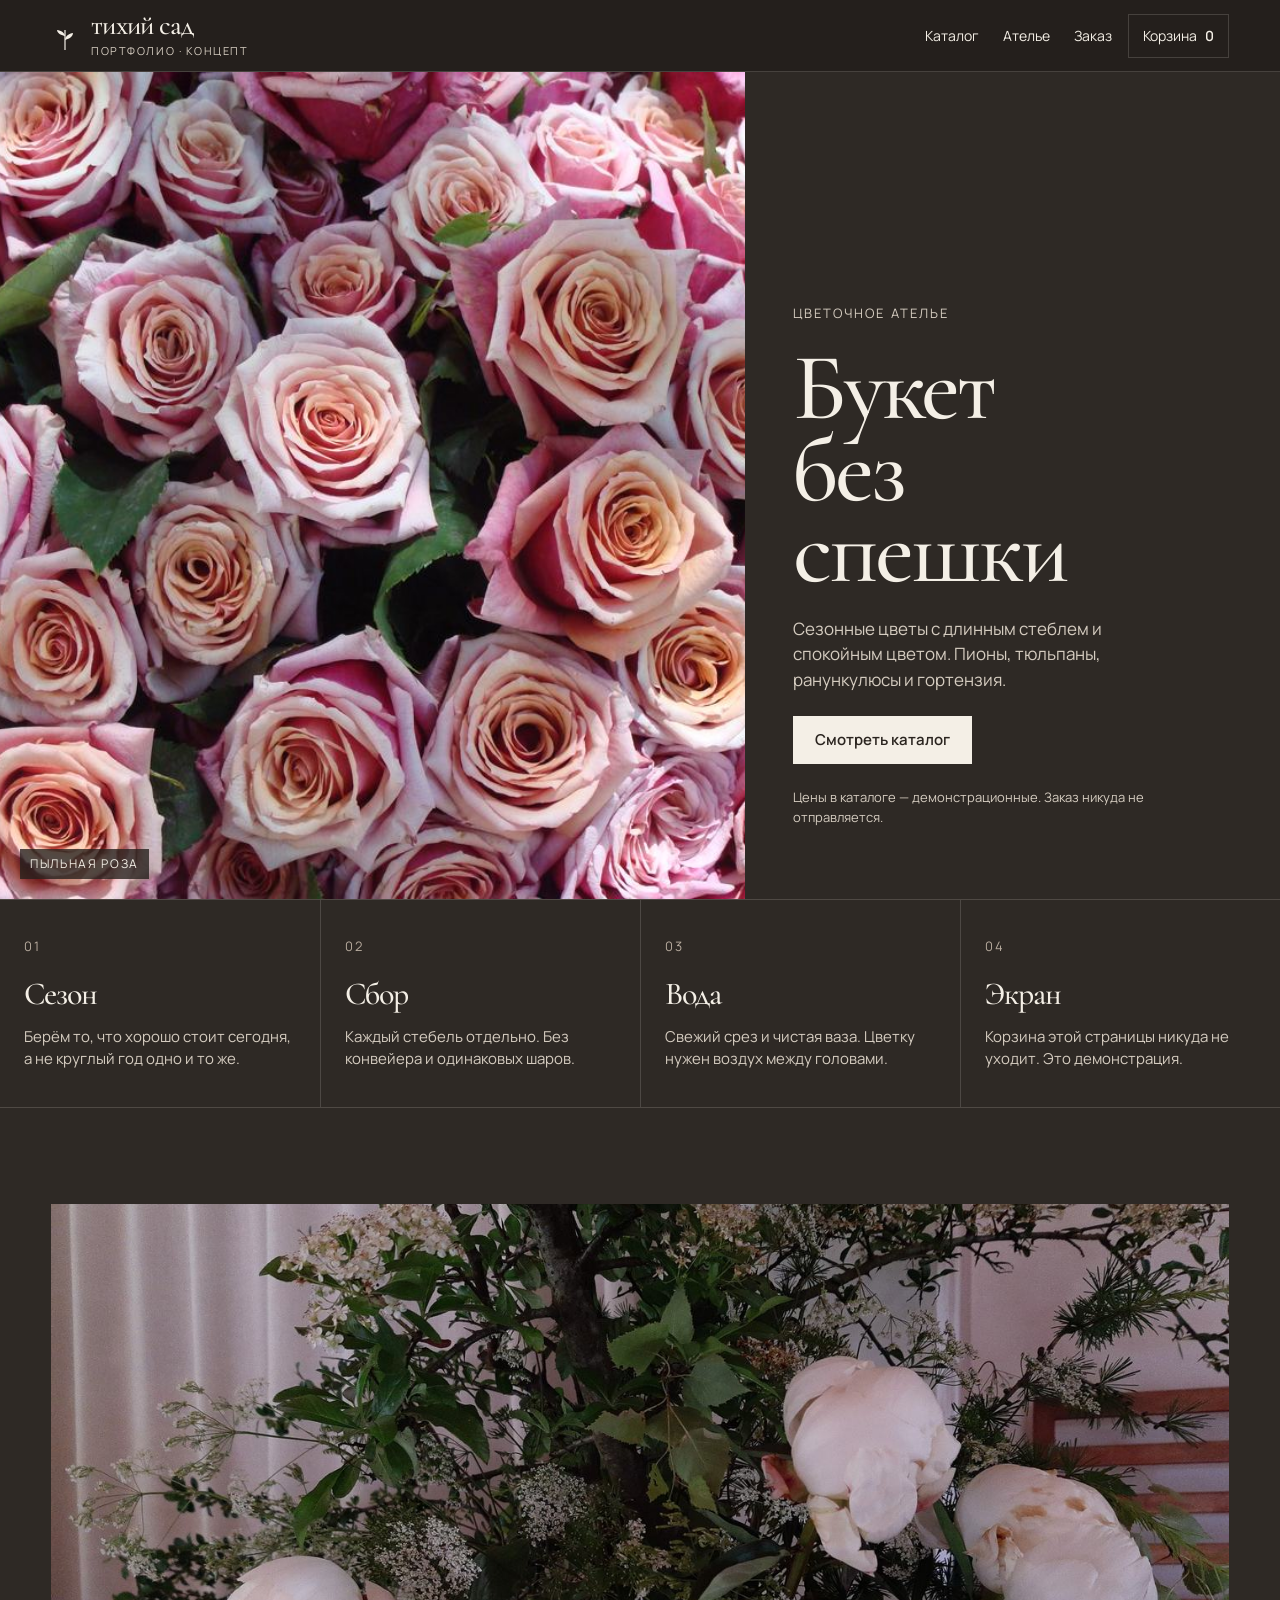
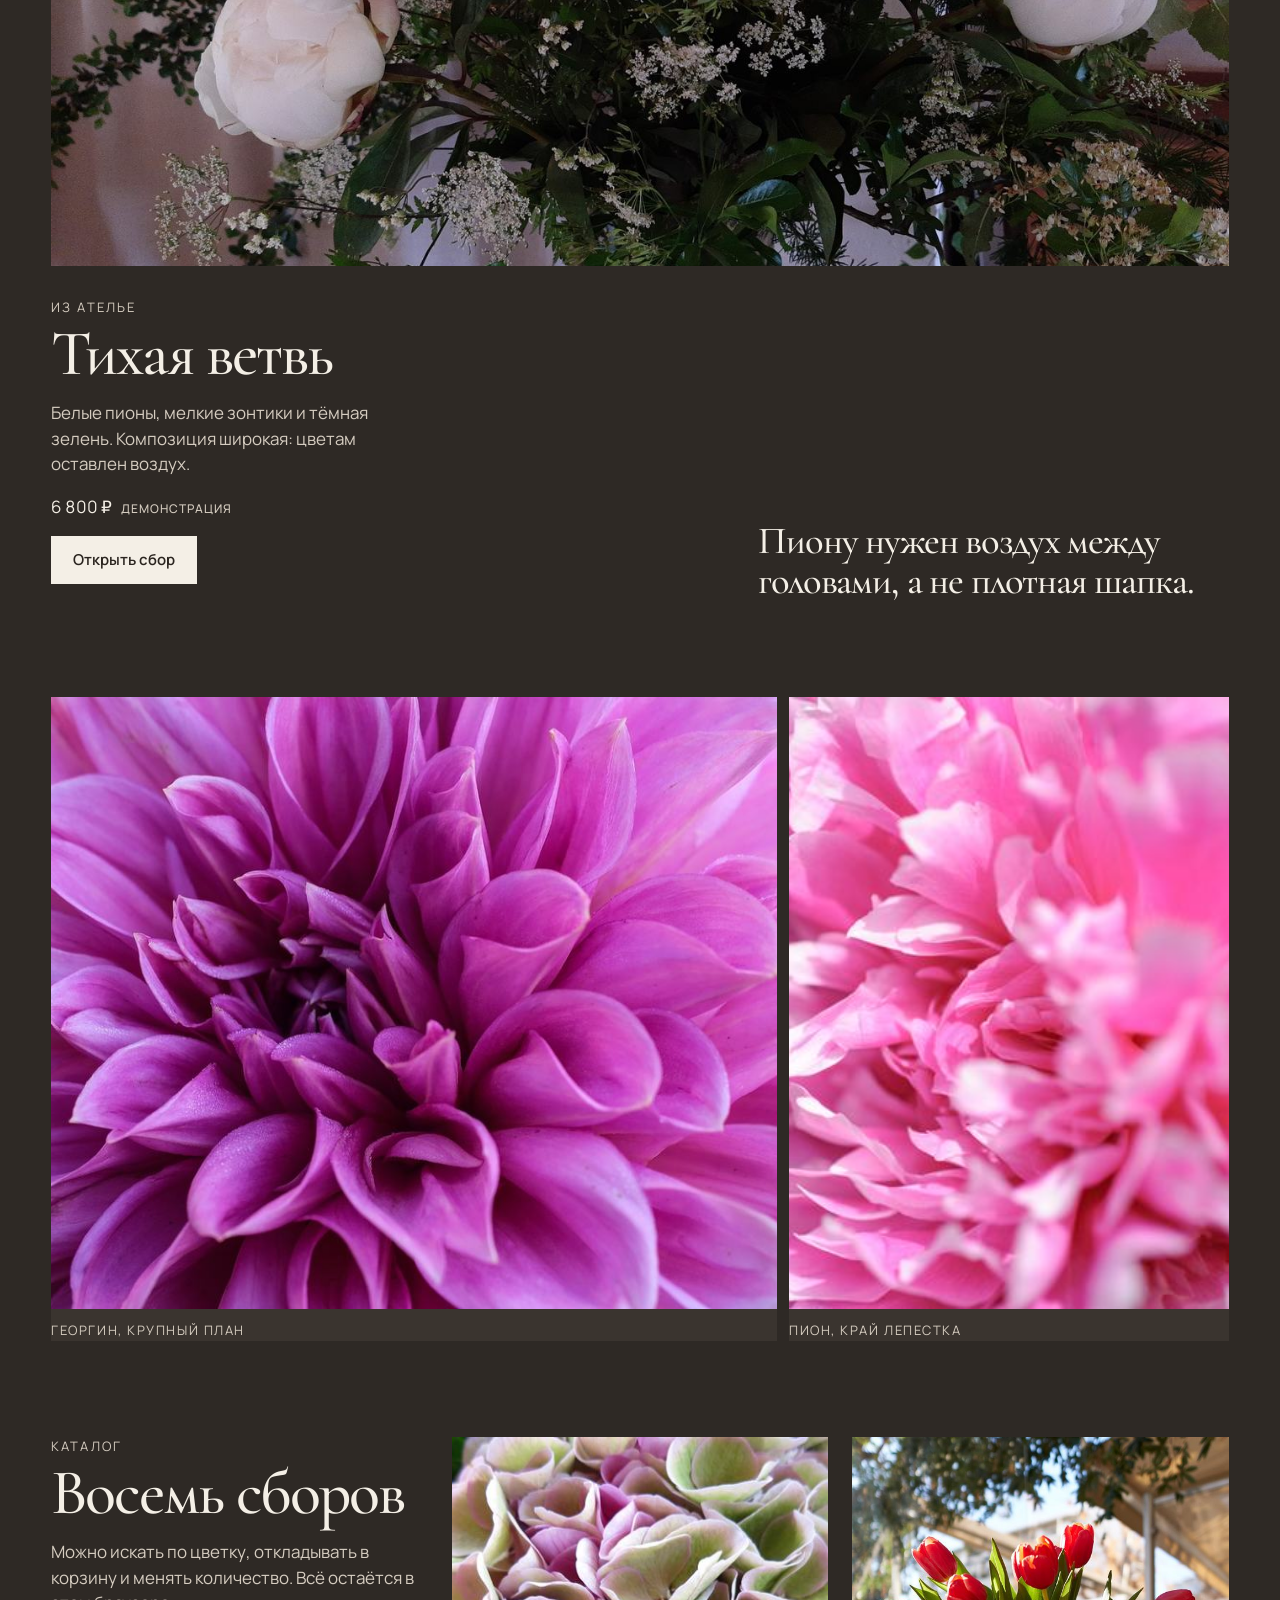
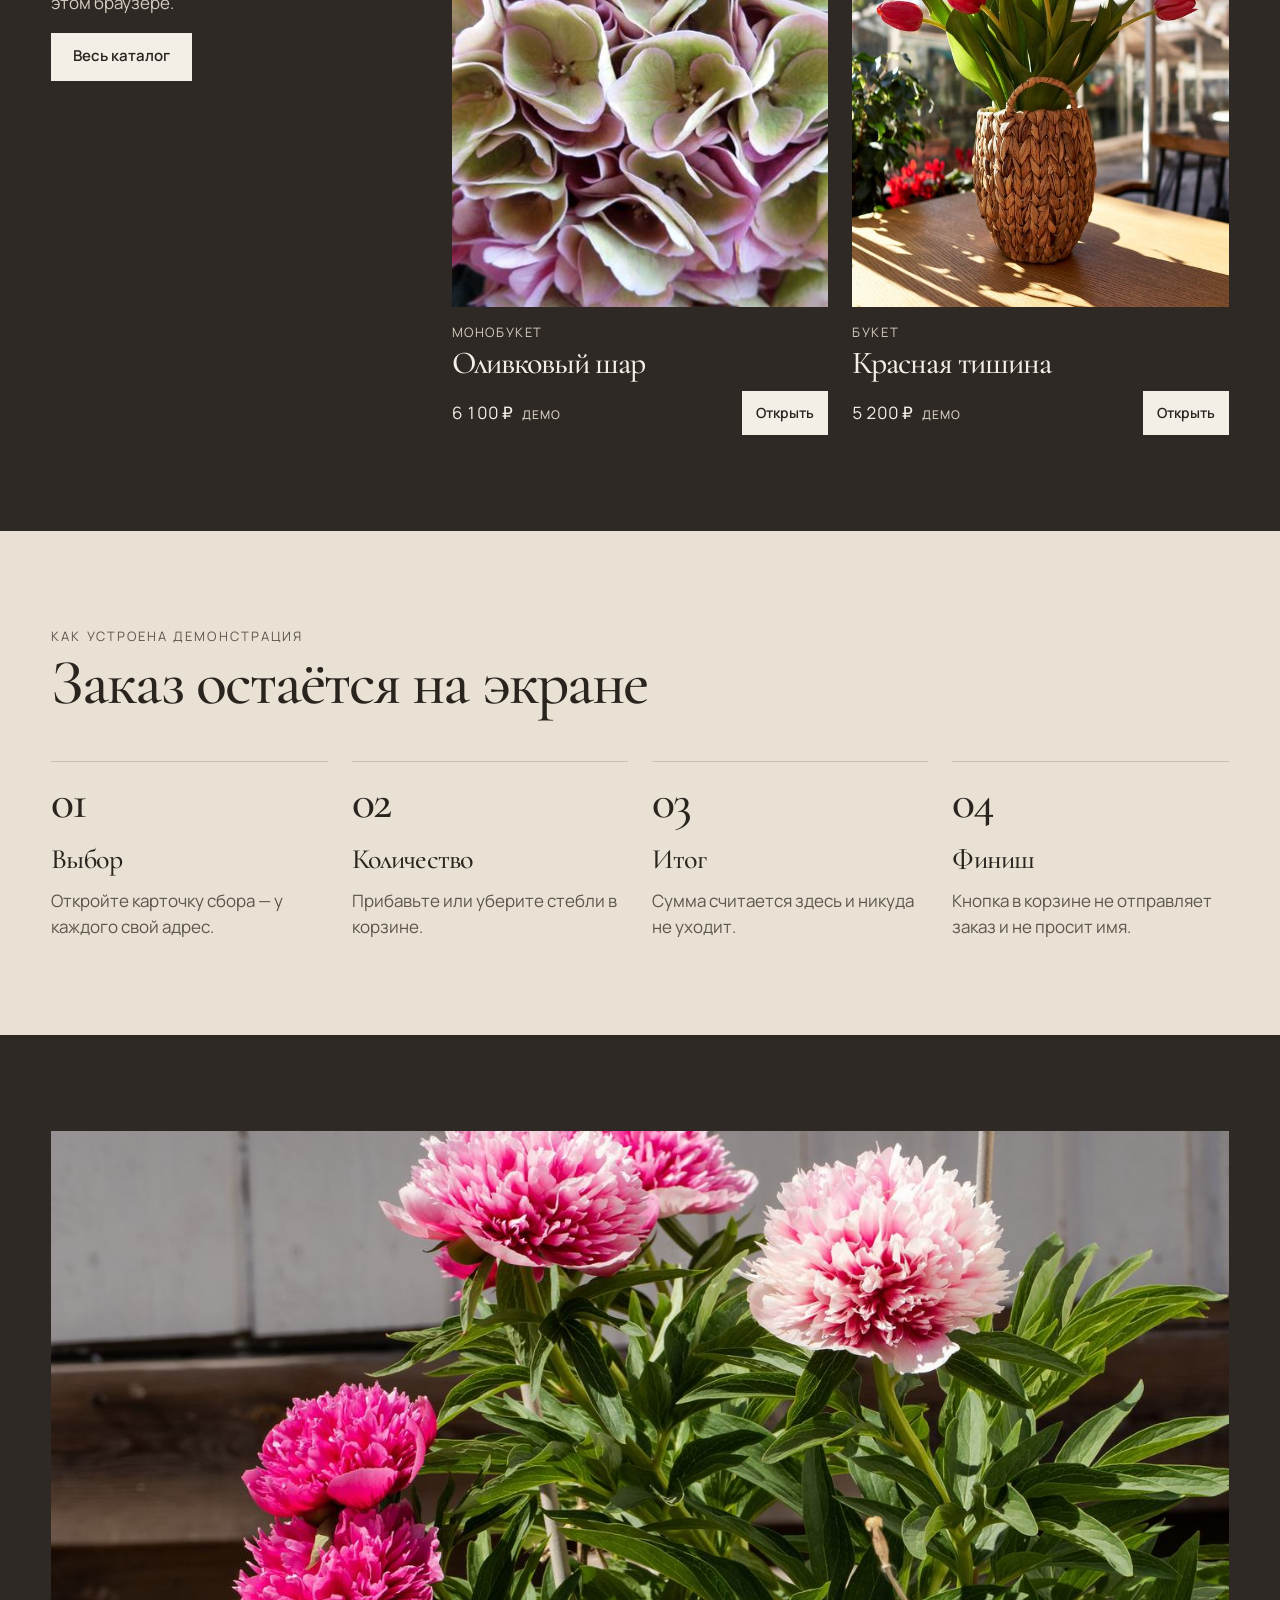
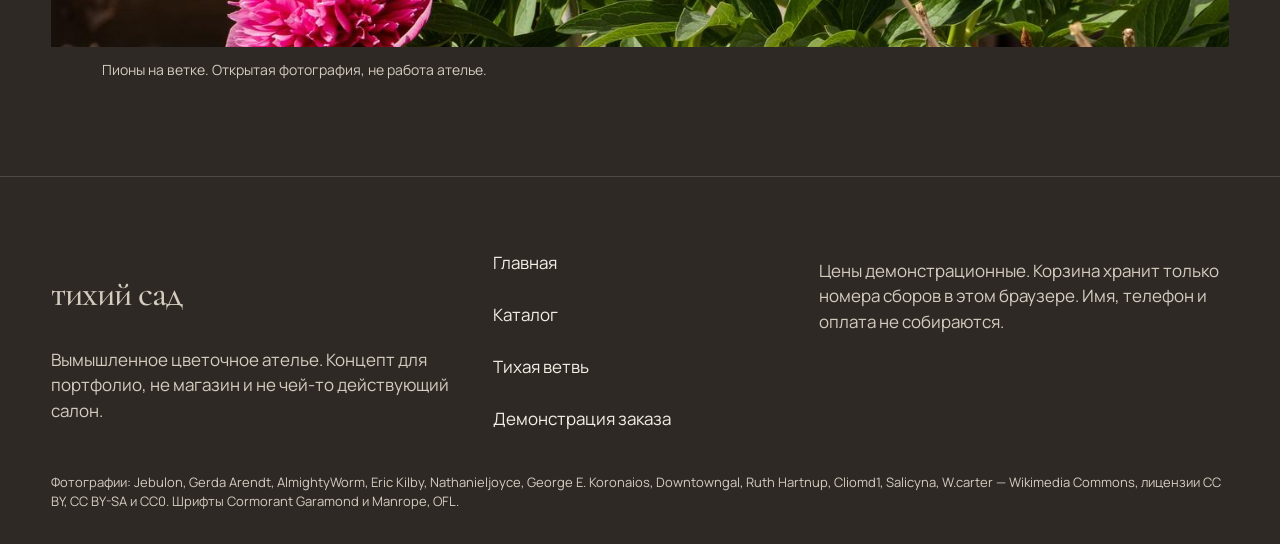
<file: portfolio/floral-concept/v1/index.html>
<!DOCTYPE html>
<html lang="ru">
<head>
  <meta charset="UTF-8">
  <meta name="viewport" content="width=device-width, initial-scale=1">
  <title>Тихий сад — цветочное ателье</title>
  <meta name="description" content="Вымышленное цветочное ателье «Тихий сад». Портфолио-концепт: сезонные букеты, демонстрационные цены, заказ никуда не отправляется.">
  <meta name="theme-color" content="#2E2925">
  <link rel="icon" href="assets/mark.svg">
  <link rel="stylesheet" href="css/atelier.css">
</head>
<body class="atelier">
  <a class="skip" href="#main">К содержанию</a>
  <header class="top">
    <a class="mark" href="index.html" aria-label="Тихий сад — на главную">
      <svg width="28" height="32" viewBox="0 0 28 32" aria-hidden="true">
        <path d="M14 30 V10" fill="none" stroke="currentColor" stroke-width="1.2"/>
        <path d="M14 16c0 0-8-1.5-8-6 4 .2 8 3.2 8 6Z" fill="currentColor"/>
        <path d="M14 20c0 0 8-2 8-7-4 .2-8 3.6-8 7Z" fill="currentColor"/>
      </svg>
      <span>
        <span class="mark-name">тихий сад</span>
        <span class="mark-note">портфолио · концепт</span>
      </span>
    </a>
    <div class="top-end">
      <nav class="nav" aria-label="Разделы">
        <a href="catalog.html">Каталог</a>
        <a class="wide" href="#atelier">Ателье</a>
        <a class="wide" href="#order">Заказ</a>
      </nav>
      <button class="bag" type="button" data-open-cart data-cart-label aria-label="Корзина, пока пусто">Корзина <b data-cart-count>0</b></button>
    </div>
  </header>

  <main id="main">
    <section class="hero" aria-labelledby="hero-title">
      <figure class="hero-photo">
        <img
          src="assets/images/roses-1600.jpg"
          srcset="assets/images/roses-640.jpg 640w, assets/images/roses-960.jpg 960w, assets/images/roses-1600.jpg 1600w, assets/images/roses-1800.jpg 1800w"
          sizes="(max-width: 800px) 100vw, 58vw"
          width="1600"
          height="1200"
          alt="Плотные пыльные розы: тёплые розовые лепестки крупным планом"
          fetchpriority="high"
          decoding="async">
        <figcaption>Пыльная роза</figcaption>
      </figure>
      <div class="hero-copy">
        <p class="eyebrow">Цветочное ателье</p>
        <h1 id="hero-title"><span>Букет</span> <span>без</span> <span>спешки</span></h1>
        <p class="lead">Сезонные цветы с длинным стеблем и спокойным цветом. Пионы, тюльпаны, ранункулюсы и гортензия.</p>
        <a class="btn" href="catalog.html">Смотреть каталог</a>
        <p class="fine">Цены в каталоге — демонстрационные. Заказ никуда не отправляется.</p>
      </div>
    </section>

    <ul class="index">
      <li><span>01</span><b>Сезон</b><p>Берём то, что хорошо стоит сегодня, а не круглый год одно и то же.</p></li>
      <li><span>02</span><b>Сбор</b><p>Каждый стебель отдельно. Без конвейера и одинаковых шаров.</p></li>
      <li><span>03</span><b>Вода</b><p>Свежий срез и чистая ваза. Цветку нужен воздух между головами.</p></li>
      <li><span>04</span><b>Экран</b><p>Корзина этой страницы никуда не уходит. Это демонстрация.</p></li>
    </ul>

    <section class="section" id="atelier">
      <div class="wrap">
        <figure class="feature-photo">
          <img
            src="assets/images/peonies-tall-960.jpg"
            srcset="assets/images/peonies-tall-640.jpg 640w, assets/images/peonies-tall-960.jpg 960w, assets/images/peonies-tall-1400.jpg 1400w"
            sizes="(max-width: 800px) 100vw, 1200px"
            width="1400"
            height="1050"
            alt="Белые пионы в широкой зелёной композиции"
            style="object-position: 62% 40%"
            loading="lazy"
            decoding="async">
        </figure>
        <div class="feature-grid">
          <div>
            <p class="eyebrow">Из ателье</p>
            <h2>Тихая ветвь</h2>
            <p class="lead">Белые пионы, мелкие зонтики и тёмная зелень. Композиция широкая: цветам оставлен воздух.</p>
            <p class="price">6&nbsp;800&nbsp;₽ <small>демонстрация</small></p>
            <p><a class="btn" href="product.html?id=tihaya-vetv">Открыть сбор</a></p>
          </div>
          <p class="pull">Пиону нужен воздух между головами, а не плотная шапка.</p>
        </div>
      </div>
    </section>

    <div class="macro" aria-label="Крупные планы">
      <figure>
        <img
          src="assets/images/dahlia-960.jpg"
          srcset="assets/images/dahlia-640.jpg 640w, assets/images/dahlia-960.jpg 960w, assets/images/dahlia-1400.jpg 1400w"
          sizes="(max-width: 800px) 100vw, 62vw"
          width="1400"
          height="933"
          alt="Крупный план розового георгина, слои лепестков"
          loading="lazy"
          decoding="async">
        <figcaption>Георгин, крупный план</figcaption>
      </figure>
      <figure>
        <img
          src="assets/images/peony-close-960.jpg"
          srcset="assets/images/peony-close-640.jpg 640w, assets/images/peony-close-960.jpg 960w, assets/images/peony-close-1400.jpg 1400w"
          sizes="(max-width: 800px) 100vw, 34vw"
          width="1400"
          height="932"
          alt="Край лепестков розового пиона"
          style="object-position: 70% 50%"
          loading="lazy"
          decoding="async">
        <figcaption>Пион, край лепестка</figcaption>
      </figure>
    </div>

    <section class="section" style="padding-top: 0">
      <div class="wrap pair">
        <div>
          <p class="eyebrow">Каталог</p>
          <h2>Восемь сборов</h2>
          <p class="lead">Можно искать по цветку, откладывать в корзину и менять количество. Всё остаётся в этом браузере.</p>
          <p><a class="btn" href="catalog.html">Весь каталог</a></p>
        </div>
        <article class="card">
          <a class="card-photo" href="product.html?id=olivkovyi-shar">
            <img src="assets/images/hydrangea-960.jpg" srcset="assets/images/hydrangea-640.jpg 640w, assets/images/hydrangea-960.jpg 960w, assets/images/hydrangea-1400.jpg 1400w" sizes="(max-width: 800px) 100vw, 30vw" width="960" height="720" alt="Гортензия с зелёным краем и пыльной розовой серединой" loading="lazy" decoding="async">
          </a>
          <p class="kind">Монобукет</p>
          <h3><a href="product.html?id=olivkovyi-shar">Оливковый шар</a></h3>
          <div class="card-foot"><span class="price">6&nbsp;100&nbsp;₽ <small>демо</small></span><a class="btn btn-small" href="product.html?id=olivkovyi-shar">Открыть</a></div>
        </article>
        <article class="card">
          <a class="card-photo" href="product.html?id=krasnaya-tishina">
            <img src="assets/images/tulips-red-960.jpg" srcset="assets/images/tulips-red-640.jpg 640w, assets/images/tulips-red-960.jpg 960w, assets/images/tulips-red-1400.jpg 1400w" sizes="(max-width: 800px) 100vw, 30vw" width="960" height="1440" alt="Красные тюльпаны в плетёной корзине" style="object-position: 50% 34%" loading="lazy" decoding="async">
          </a>
          <p class="kind">Букет</p>
          <h3><a href="product.html?id=krasnaya-tishina">Красная тишина</a></h3>
          <div class="card-foot"><span class="price">5&nbsp;200&nbsp;₽ <small>демо</small></span><a class="btn btn-small" href="product.html?id=krasnaya-tishina">Открыть</a></div>
        </article>
      </div>
    </section>

    <section class="ledger" id="order">
      <div class="wrap">
        <p class="eyebrow">Как устроена демонстрация</p>
        <h2>Заказ остаётся на экране</h2>
        <ol class="steps">
          <li><span>01</span><h3>Выбор</h3><p>Откройте карточку сбора — у каждого свой адрес.</p></li>
          <li><span>02</span><h3>Количество</h3><p>Прибавьте или уберите стебли в корзине.</p></li>
          <li><span>03</span><h3>Итог</h3><p>Сумма считается здесь и никуда не уходит.</p></li>
          <li><span>04</span><h3>Финиш</h3><p>Кнопка в корзине не отправляет заказ и не просит имя.</p></li>
        </ol>
      </div>
    </section>

    <figure class="garden">
      <img
        src="assets/images/peonies-garden-960.jpg"
        srcset="assets/images/peonies-garden-640.jpg 640w, assets/images/peonies-garden-960.jpg 960w, assets/images/peonies-garden-1400.jpg 1400w"
        sizes="100vw"
        width="1400"
        height="969"
        alt="Розовые пионы на кусте в саду"
        loading="lazy"
        decoding="async">
      <figcaption class="wrap">Пионы на ветке. Открытая фотография, не работа ателье.</figcaption>
    </figure>
  </main>

  <footer class="footer">
    <div class="footer-grid">
      <div>
        <p class="mark-name">тихий сад</p>
        <p>Вымышленное цветочное ателье. Концепт для портфолио, не магазин и не чей-то действующий салон.</p>
      </div>
      <nav aria-label="Разделы в подвале">
        <a href="index.html">Главная</a>
        <a href="catalog.html">Каталог</a>
        <a href="product.html?id=tihaya-vetv">Тихая ветвь</a>
        <a href="#order">Демонстрация заказа</a>
      </nav>
      <p>Цены демонстрационные. Корзина хранит только номера сборов в этом браузере. Имя, телефон и оплата не собираются.</p>
    </div>
    <p class="credits">Фотографии: Jebulon, Gerda Arendt, AlmightyWorm, Eric Kilby, Nathanieljoyce, George E. Koronaios, Downtowngal, Ruth Hartnup, Cliomd1, Salicyna, W.carter — Wikimedia Commons, лицензии CC BY, CC BY-SA и CC0. Шрифты Cormorant Garamond и Manrope, OFL.</p>
  </footer>
  <div class="toast" id="toast" role="status" aria-live="polite"></div>
  <script src="js/data.js"></script>
  <script src="js/atelier.js"></script>
</body>
</html>
</file>
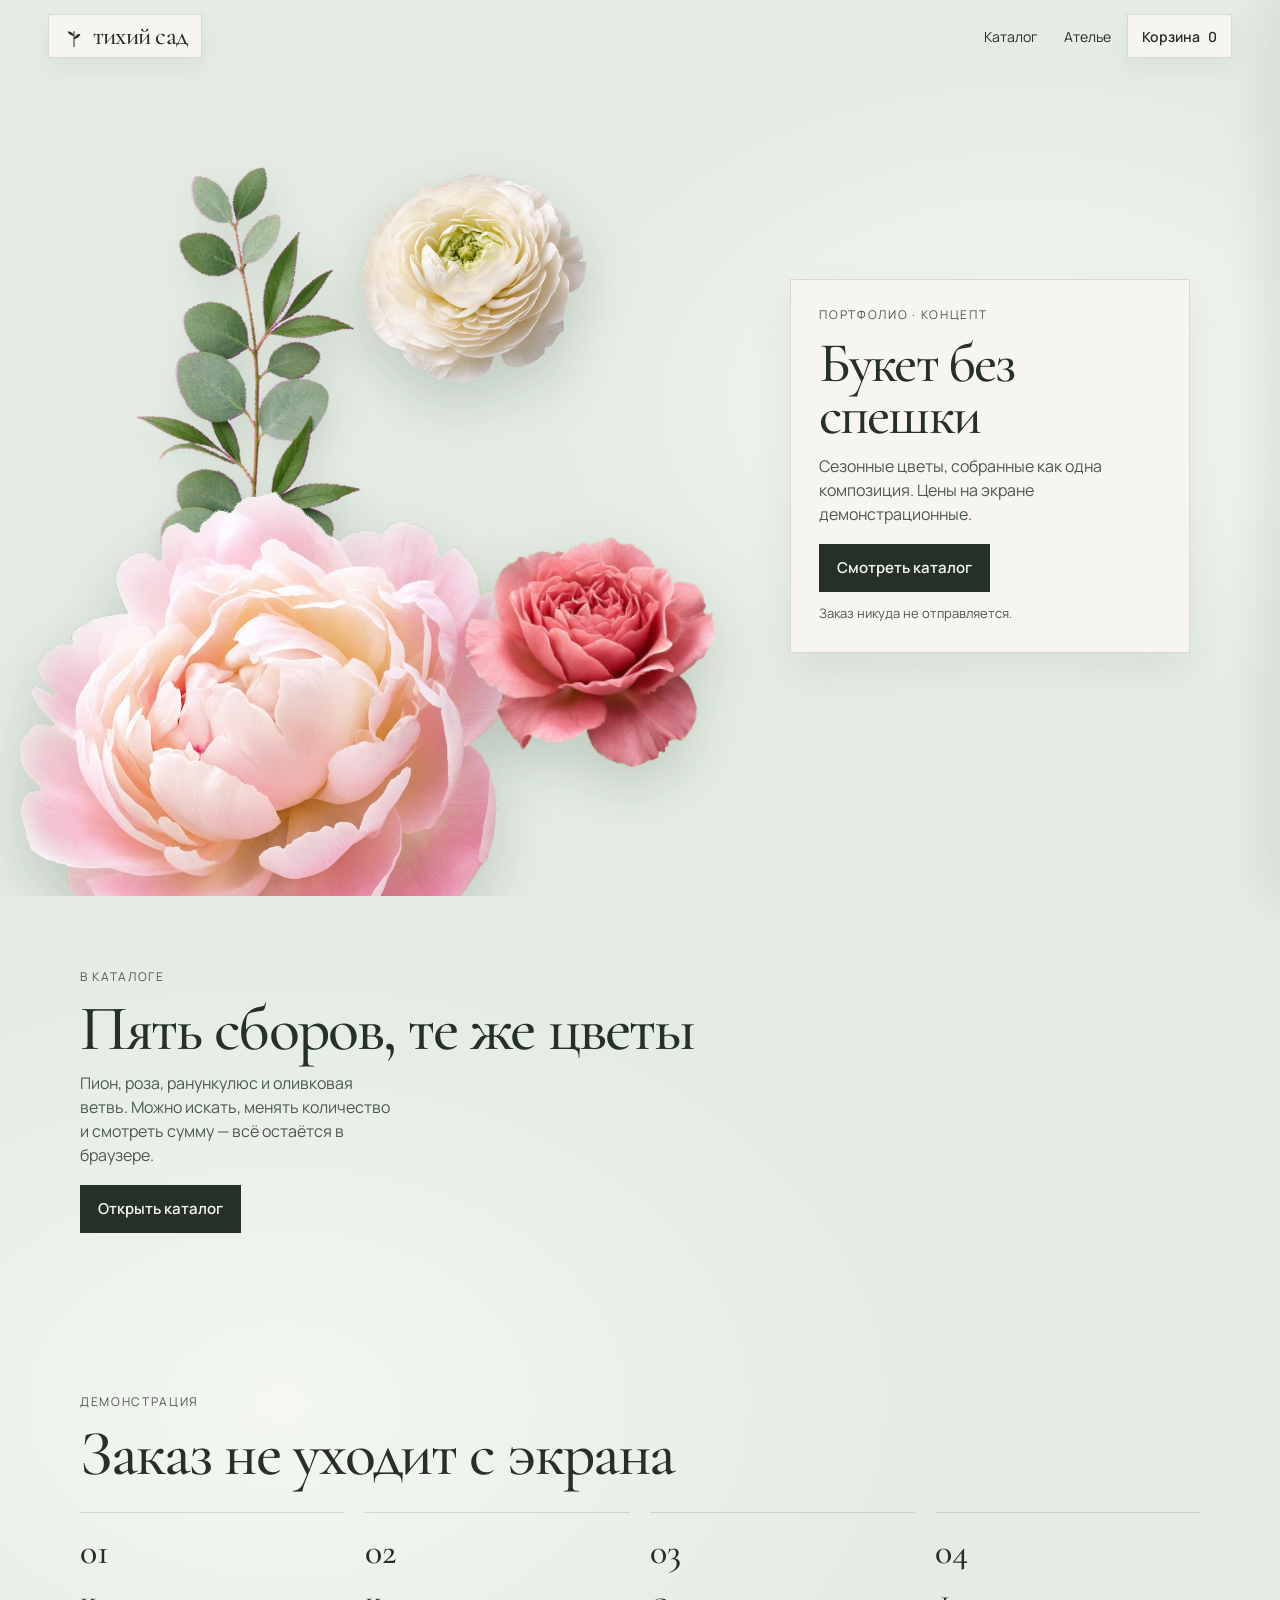
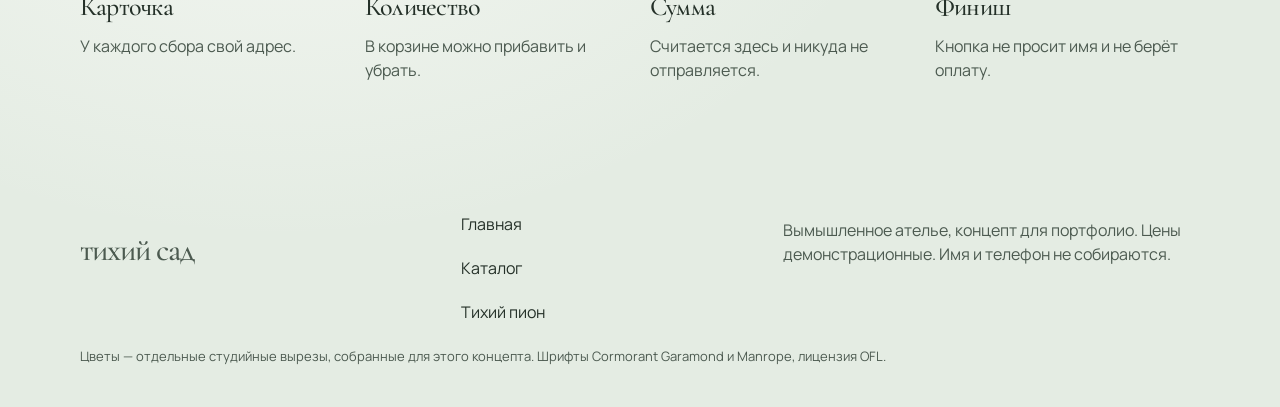
<file: portfolio/floral-concept/v2/index.html>
<!DOCTYPE html>
<html lang="ru">
<head>
  <meta charset="UTF-8">
  <meta name="viewport" content="width=device-width, initial-scale=1">
  <title>Тихий сад — цветочное ателье</title>
  <meta name="description" content="Вымышленное ателье «Тихий сад». Портфолио-концепт v2: объёмная цветочная композиция, демонстрационные цены, заказ не отправляется.">
  <meta name="theme-color" content="#E4ECE3">
  <link rel="icon" href="assets/mark.svg">
  <link rel="stylesheet" href="css/atelier.css">
</head>
<body class="atelier">
  <a class="skip" href="#main">К содержанию</a>
  <header class="top">
    <a class="chip mark" href="index.html">
      <svg width="22" height="26" viewBox="0 0 28 32" aria-hidden="true">
        <path d="M14 30 V10" fill="none" stroke="currentColor" stroke-width="1.3"/>
        <path d="M14 16c0 0-8-1.5-8-6 4 .2 8 3.2 8 6Z" fill="currentColor"/>
        <path d="M14 20c0 0 8-2 8-7-4 .2-8 3.6-8 7Z" fill="currentColor"/>
      </svg>
      тихий сад
    </a>
    <div class="top-end">
      <a class="textlink" href="catalog.html">Каталог</a>
      <a class="textlink wide" href="#atelier">Ателье</a>
      <button class="chip bag" type="button" data-open-cart data-cart-label aria-label="Корзина, пока пусто">Корзина <b data-cart-count>0</b></button>
    </div>
  </header>
  <main id="main">
    <section class="hero" aria-labelledby="hero-title">
      <div class="stage" aria-hidden="true">
        <img class="bloom foliage" src="assets/flowers/foliage.png" alt="" width="572" height="887">
        <img class="bloom ranunculus" src="assets/flowers/ranunculus.png" alt="" width="620" height="575">
        <img class="bloom peony" src="assets/flowers/peony.png" alt="" width="689" height="686">
        <img class="bloom rose" src="assets/flowers/rose.png" alt="" width="576" height="522">
      </div>
      <div class="panel">
        <p class="kicker">Портфолио · концепт</p>
        <h1 id="hero-title">Букет без спешки</h1>
        <p class="lead">Сезонные цветы, собранные как одна композиция. Цены на экране демонстрационные.</p>
        <a class="btn" href="catalog.html">Смотреть каталог</a>
        <p class="fine">Заказ никуда не отправляется.</p>
      </div>
    </section>

    <section class="band" id="atelier">
      <div class="wrap">
        <p class="kicker">В каталоге</p>
        <h2>Пять сборов, те же цветы</h2>
        <p class="lead">Пион, роза, ранункулюс и оливковая ветвь. Можно искать, менять количество и смотреть сумму — всё остаётся в браузере.</p>
        <p><a class="btn" href="catalog.html">Открыть каталог</a></p>
      </div>
    </section>

    <section class="ledger" id="order">
      <div class="wrap">
        <p class="kicker">Демонстрация</p>
        <h2>Заказ не уходит с экрана</h2>
        <ol class="steps">
          <li><span>01</span><h3>Карточка</h3><p>У каждого сбора свой адрес.</p></li>
          <li><span>02</span><h3>Количество</h3><p>В корзине можно прибавить и убрать.</p></li>
          <li><span>03</span><h3>Сумма</h3><p>Считается здесь и никуда не отправляется.</p></li>
          <li><span>04</span><h3>Финиш</h3><p>Кнопка не просит имя и не берёт оплату.</p></li>
        </ol>
      </div>
    </section>
  </main>
  <footer class="footer">
    <div class="wrap footer-grid">
      <p class="mark">тихий сад</p>
      <nav aria-label="Разделы в подвале">
        <a href="index.html">Главная</a>
        <a href="catalog.html">Каталог</a>
        <a href="product.html?id=tihiy-pion">Тихий пион</a>
      </nav>
      <p>Вымышленное ателье, концепт для портфолио. Цены демонстрационные. Имя и телефон не собираются.</p>
    </div>
    <p class="credits wrap">Цветы — отдельные студийные вырезы, собранные для этого концепта. Шрифты Cormorant Garamond и Manrope, лицензия OFL.</p>
  </footer>
  <div class="toast" id="toast" role="status" aria-live="polite"></div>
  <script src="js/data.js"></script>
  <script src="js/atelier.js"></script>
</body>
</html>
</file>
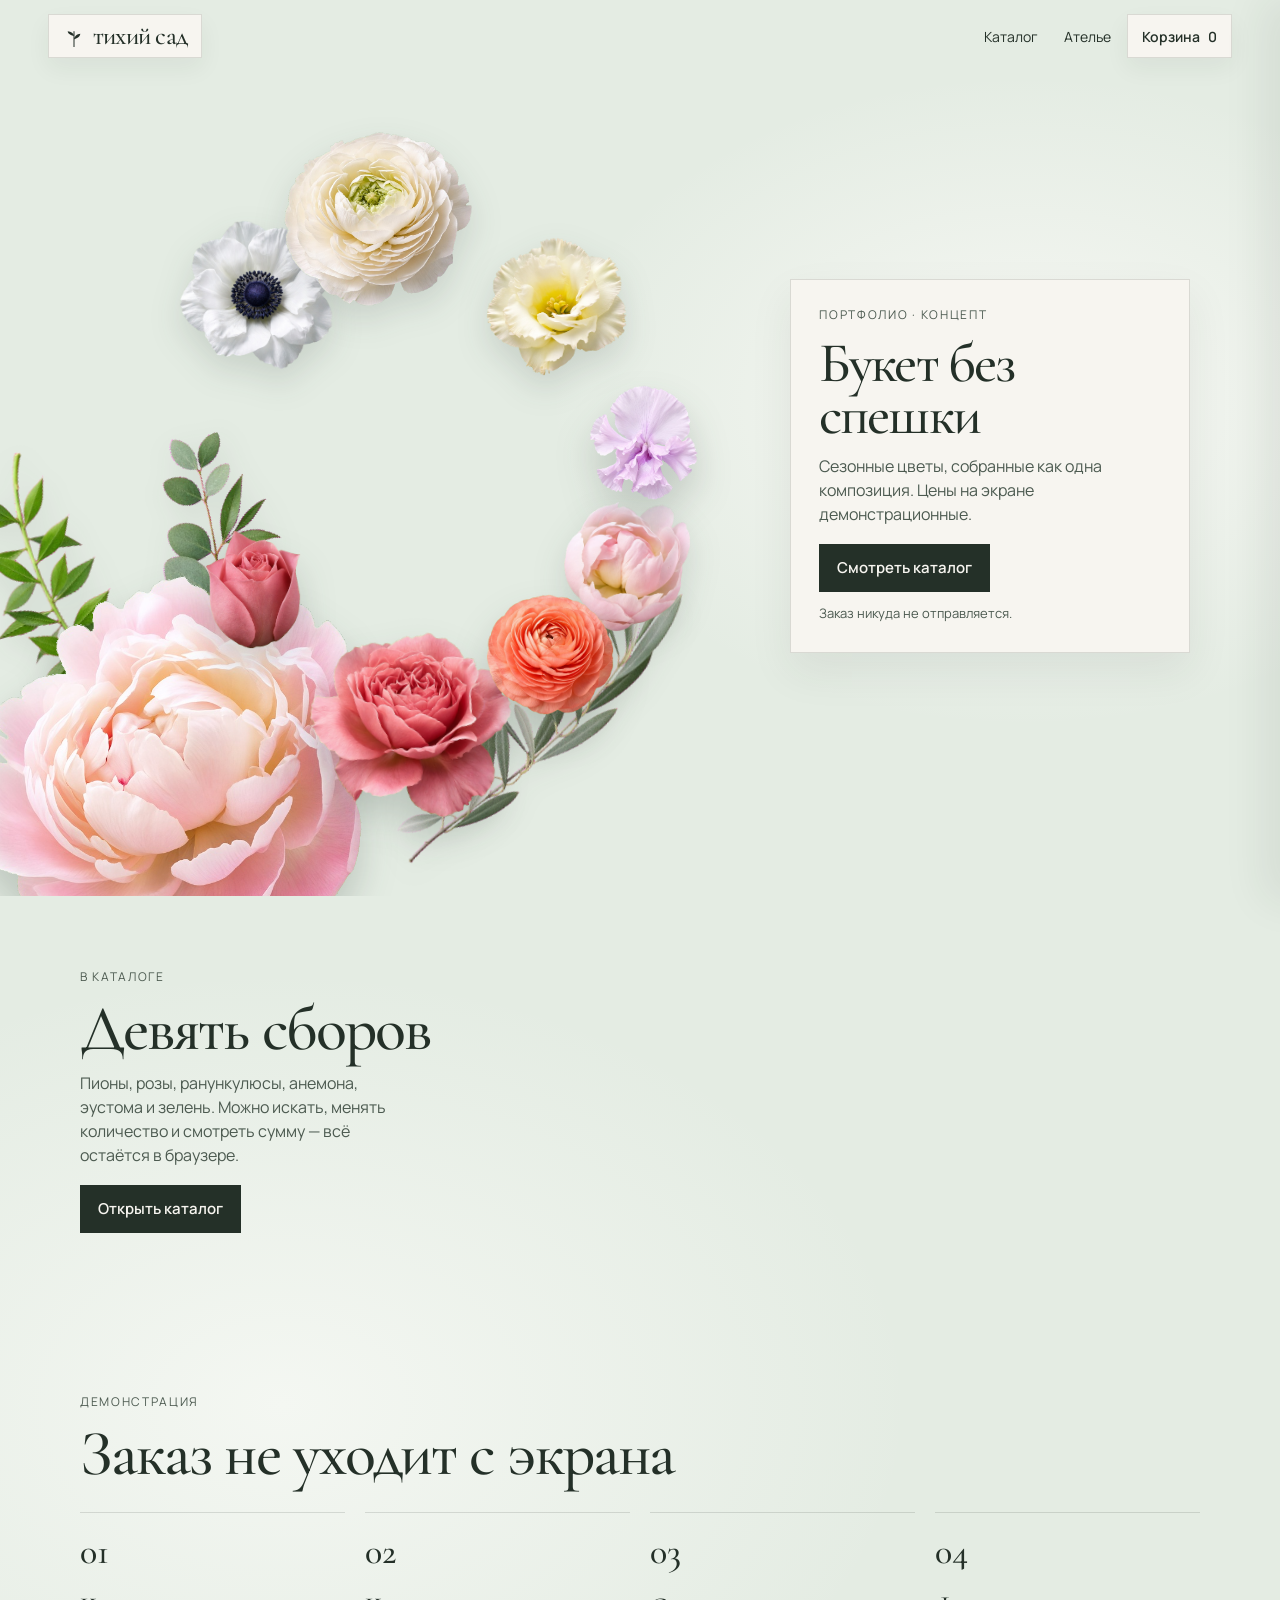
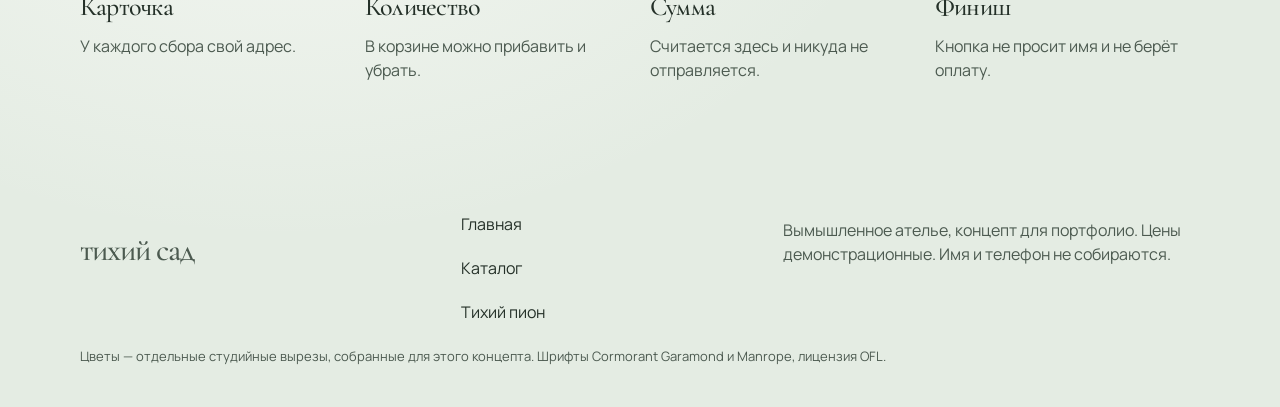
<file: portfolio/floral-concept/v3/index.html>
<!DOCTYPE html>
<html lang="ru">
<head>
  <meta charset="UTF-8">
  <meta name="viewport" content="width=device-width, initial-scale=1">
  <title>Тихий сад — цветочное ателье</title>
  <meta name="description" content="Вымышленное ателье «Тихий сад». Портфолио-концепт v2: объёмная цветочная композиция, демонстрационные цены, заказ не отправляется.">
  <meta name="theme-color" content="#E4ECE3">
  <link rel="icon" href="assets/mark.svg">
  <link rel="stylesheet" href="css/atelier.css">
</head>
<body class="atelier">
  <a class="skip" href="#main">К содержанию</a>
  <header class="top">
    <a class="chip mark" href="index.html">
      <svg width="22" height="26" viewBox="0 0 28 32" aria-hidden="true">
        <path d="M14 30 V10" fill="none" stroke="currentColor" stroke-width="1.3"/>
        <path d="M14 16c0 0-8-1.5-8-6 4 .2 8 3.2 8 6Z" fill="currentColor"/>
        <path d="M14 20c0 0 8-2 8-7-4 .2-8 3.6-8 7Z" fill="currentColor"/>
      </svg>
      тихий сад
    </a>
    <div class="top-end">
      <a class="textlink" href="catalog.html">Каталог</a>
      <a class="textlink wide" href="#atelier">Ателье</a>
      <button class="chip bag" type="button" data-open-cart data-cart-label aria-label="Корзина, пока пусто">Корзина <b data-cart-count>0</b></button>
    </div>
  </header>
  <main id="main">
    <section class="hero" aria-labelledby="hero-title">
      <div class="stage" aria-hidden="true">
        <img class="bloom back b-ruscus" src="assets/flowers/ruscus.png" alt="" width="521" height="781">
        <img class="bloom back b-olive" src="assets/flowers/olive.png" alt="" width="517" height="908">
        <img class="bloom back b-eucalyptus" src="assets/flowers/foliage.png" alt="" width="572" height="887">
        <img class="bloom mid b-anemone" src="assets/flowers/anemone.png" alt="" width="701" height="681">
        <img class="bloom mid b-lisianthus" src="assets/flowers/lisianthus.png" alt="" width="685" height="678">
        <img class="bloom mid b-ranunculus" src="assets/flowers/ranunculus.png" alt="" width="620" height="575">
        <img class="bloom mid b-peonybud" src="assets/flowers/peony-bud.png" alt="" width="560" height="575">
        <img class="bloom front b-peony" src="assets/flowers/peony.png" alt="" width="689" height="686">
        <img class="bloom front b-rose" src="assets/flowers/rose.png" alt="" width="576" height="522">
        <img class="bloom front b-coral" src="assets/flowers/ranunculus-coral.png" alt="" width="612" height="579">
        <img class="bloom front b-rosebud" src="assets/flowers/rose-bud.png" alt="" width="446" height="554">
        <img class="bloom front b-pea" src="assets/flowers/sweet-pea.png" alt="" width="602" height="637">
      </div>
      <div class="panel">
        <p class="kicker">Портфолио · концепт</p>
        <h1 id="hero-title">Букет без спешки</h1>
        <p class="lead">Сезонные цветы, собранные как одна композиция. Цены на экране демонстрационные.</p>
        <a class="btn" href="catalog.html">Смотреть каталог</a>
        <p class="fine">Заказ никуда не отправляется.</p>
      </div>
    </section>

    <section class="band" id="atelier">
      <div class="wrap">
        <p class="kicker">В каталоге</p>
        <h2>Девять сборов</h2>
        <p class="lead">Пионы, розы, ранункулюсы, анемона, эустома и зелень. Можно искать, менять количество и смотреть сумму — всё остаётся в браузере.</p>
        <p><a class="btn" href="catalog.html">Открыть каталог</a></p>
      </div>
    </section>

    <section class="ledger" id="order">
      <div class="wrap">
        <p class="kicker">Демонстрация</p>
        <h2>Заказ не уходит с экрана</h2>
        <ol class="steps">
          <li><span>01</span><h3>Карточка</h3><p>У каждого сбора свой адрес.</p></li>
          <li><span>02</span><h3>Количество</h3><p>В корзине можно прибавить и убрать.</p></li>
          <li><span>03</span><h3>Сумма</h3><p>Считается здесь и никуда не отправляется.</p></li>
          <li><span>04</span><h3>Финиш</h3><p>Кнопка не просит имя и не берёт оплату.</p></li>
        </ol>
      </div>
    </section>
  </main>
  <footer class="footer">
    <div class="wrap footer-grid">
      <p class="mark">тихий сад</p>
      <nav aria-label="Разделы в подвале">
        <a href="index.html">Главная</a>
        <a href="catalog.html">Каталог</a>
        <a href="product.html?id=tihiy-pion">Тихий пион</a>
      </nav>
      <p>Вымышленное ателье, концепт для портфолио. Цены демонстрационные. Имя и телефон не собираются.</p>
    </div>
    <p class="credits wrap">Цветы — отдельные студийные вырезы, собранные для этого концепта. Шрифты Cormorant Garamond и Manrope, лицензия OFL.</p>
  </footer>
  <div class="toast" id="toast" role="status" aria-live="polite"></div>
  <script src="js/data.js"></script>
  <script src="js/atelier.js"></script>
</body>
</html>
</file>
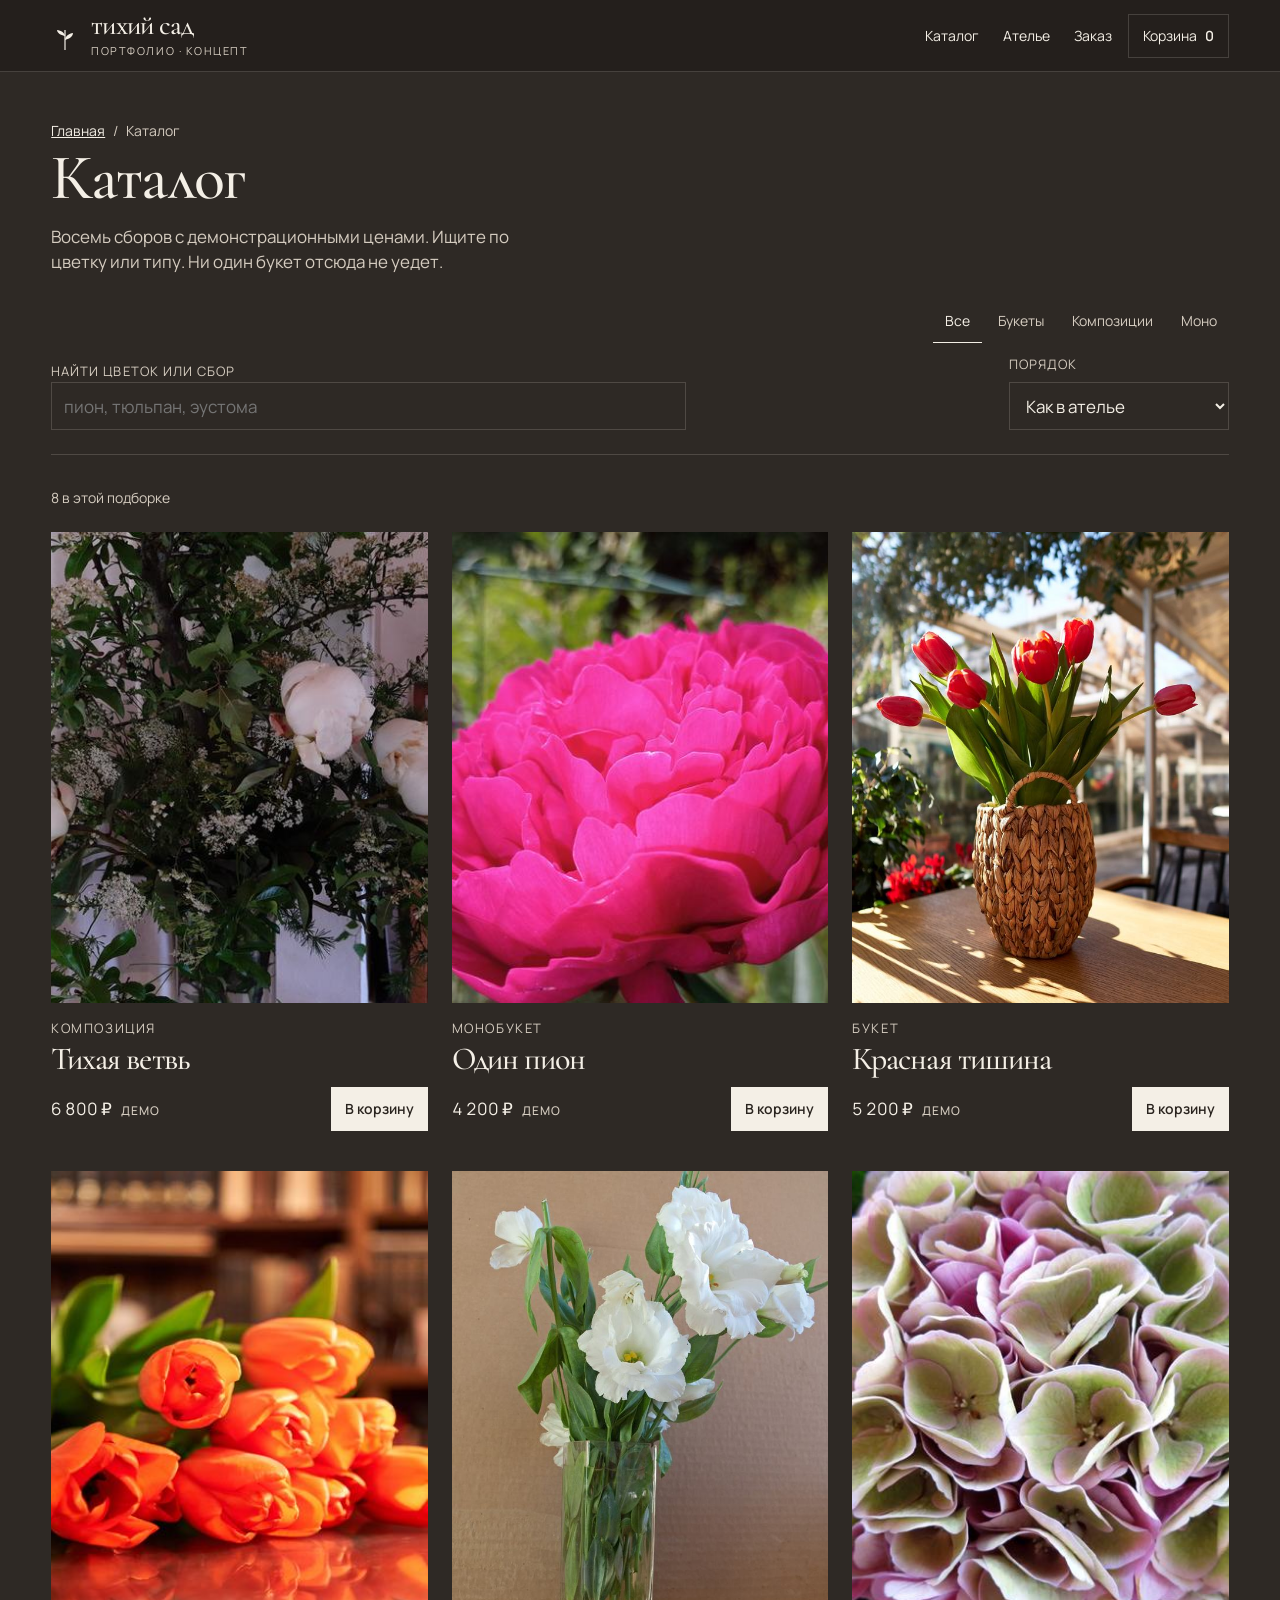
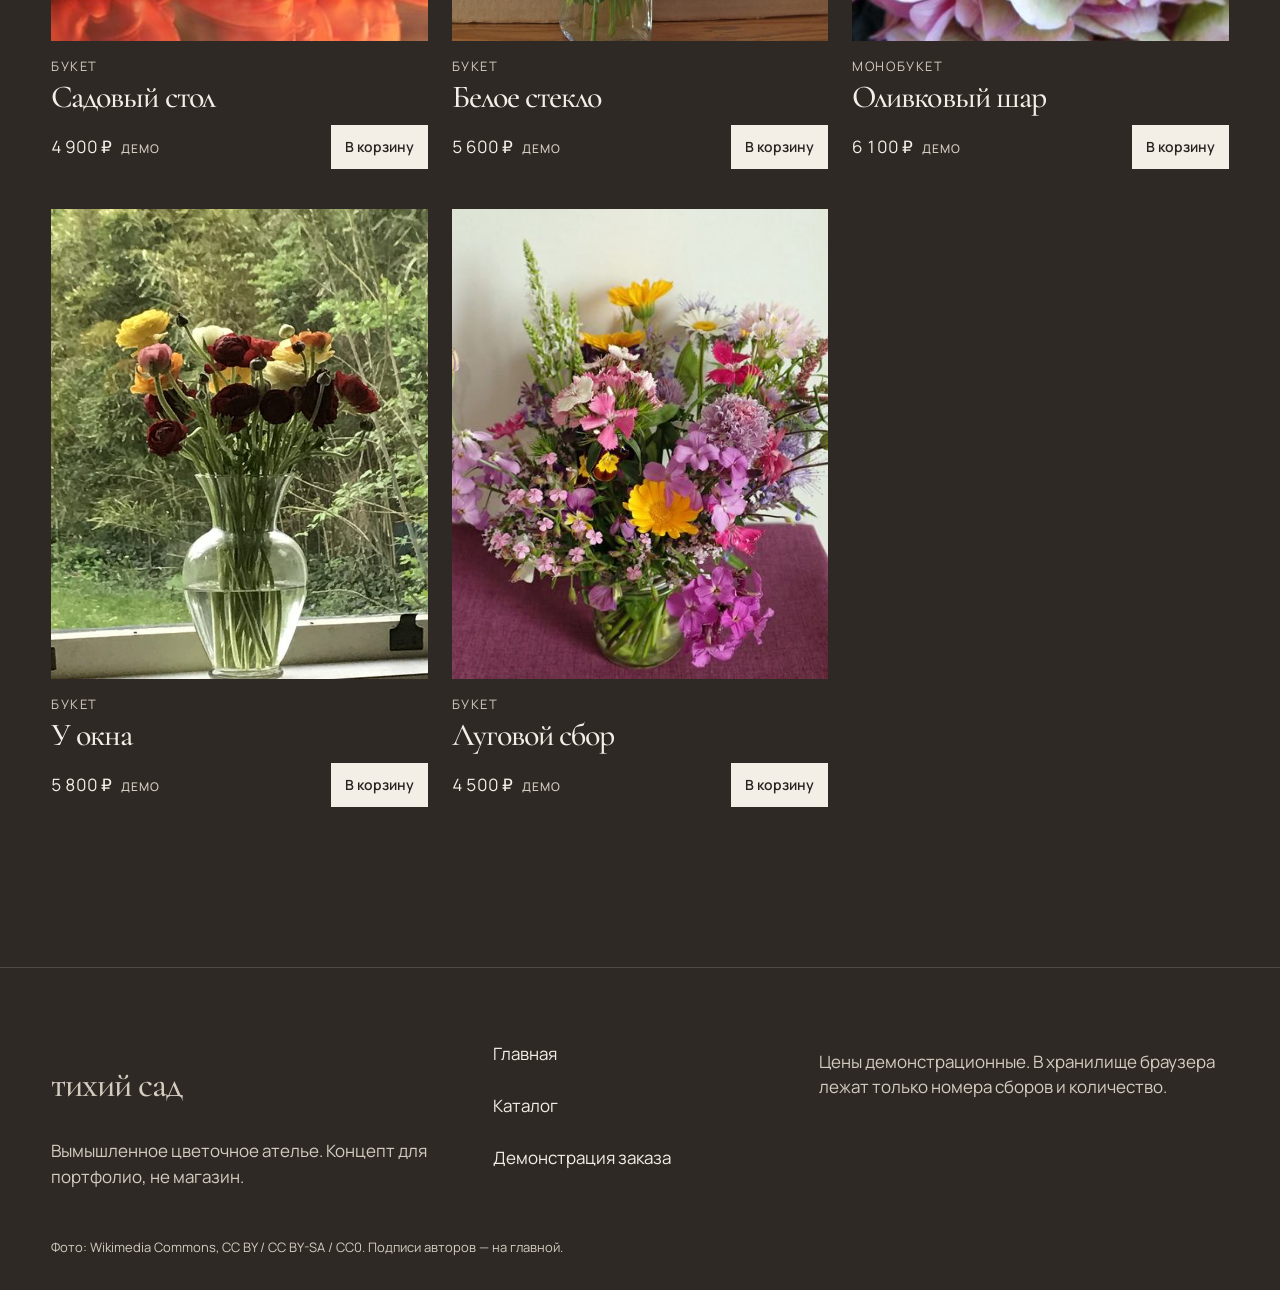
<file: portfolio/floral-concept/v1/catalog.html>
<!DOCTYPE html>
<html lang="ru">
<head>
  <meta charset="UTF-8">
  <meta name="viewport" content="width=device-width, initial-scale=1">
  <title>Каталог — Тихий сад</title>
  <meta name="description" content="Демонстрационный каталог вымышленного ателье «Тихий сад». Поиск, типы сборов и корзина без отправки заказа.">
  <meta name="theme-color" content="#2E2925">
  <link rel="icon" href="assets/mark.svg">
  <link rel="stylesheet" href="css/atelier.css">
</head>
<body class="atelier">
  <a class="skip" href="#main">К содержанию</a>
  <header class="top">
    <a class="mark" href="index.html" aria-label="Тихий сад — на главную">
      <svg width="28" height="32" viewBox="0 0 28 32" aria-hidden="true">
        <path d="M14 30 V10" fill="none" stroke="currentColor" stroke-width="1.2"/>
        <path d="M14 16c0 0-8-1.5-8-6 4 .2 8 3.2 8 6Z" fill="currentColor"/>
        <path d="M14 20c0 0 8-2 8-7-4 .2-8 3.6-8 7Z" fill="currentColor"/>
      </svg>
      <span>
        <span class="mark-name">тихий сад</span>
        <span class="mark-note">портфолио · концепт</span>
      </span>
    </a>
    <div class="top-end">
      <nav class="nav" aria-label="Разделы">
        <a href="catalog.html" aria-current="page">Каталог</a>
        <a class="wide" href="index.html#atelier">Ателье</a>
        <a class="wide" href="index.html#order">Заказ</a>
      </nav>
      <button class="bag" type="button" data-open-cart data-cart-label aria-label="Корзина, пока пусто">Корзина <b data-cart-count>0</b></button>
    </div>
  </header>
  <main id="main">
    <div class="wrap page-head">
      <nav class="crumbs" aria-label="Навигация"><a href="index.html">Главная</a><span aria-hidden="true">/</span><span>Каталог</span></nav>
      <h1>Каталог</h1>
      <p class="lead">Восемь сборов с демонстрационными ценами. Ищите по цветку или типу. Ни один букет отсюда не уедет.</p>
    </div>
    <div class="wrap tools">
      <form class="finder" id="finder" role="search">
        <label for="q"><span>Найти цветок или сбор</span>
          <input id="q" name="q" type="search" autocomplete="off" placeholder="пион, тюльпан, эустома">
        </label>
      </form>
      <div class="tool-row">
        <div class="kinds" role="group" aria-label="Тип">
          <button type="button" data-kind="all" aria-pressed="true">Все</button>
          <button type="button" data-kind="bouquet" aria-pressed="false">Букеты</button>
          <button type="button" data-kind="composition" aria-pressed="false">Композиции</button>
          <button type="button" data-kind="mono" aria-pressed="false">Моно</button>
        </div>
        <label class="sort"><span>Порядок</span>
          <select data-sort>
            <option value="atelier">Как в ателье</option>
            <option value="price-asc">Сначала ниже цена</option>
            <option value="price-desc">Сначала выше цена</option>
          </select>
        </label>
      </div>
    </div>
    <section class="wrap catalog" aria-labelledby="catalog-title">
      <h2 id="catalog-title" class="sr" style="position:absolute;width:1px;height:1px;overflow:hidden;clip:rect(0 0 0 0)">Подборка</h2>
      <p class="count" data-count>Собираем подборку</p>
      <div class="catalog-grid" data-catalog></div>
      <div class="empty" data-grid-empty hidden>
        <p>В этом запросе пусто. Сбросьте фильтр или напишите другой цветок.</p>
        <button class="btn" type="button" data-reset>Сбросить</button>
      </div>
      <noscript><p>Каталог собирается в браузере. Включите скрипты, чтобы увидеть сборы. Заказ и тогда никуда не отправится.</p></noscript>
    </section>
  </main>
  <footer class="footer">
    <div class="footer-grid">
      <div>
        <p class="mark-name">тихий сад</p>
        <p>Вымышленное цветочное ателье. Концепт для портфолио, не магазин.</p>
      </div>
      <nav aria-label="Разделы в подвале">
        <a href="index.html">Главная</a>
        <a href="catalog.html">Каталог</a>
        <a href="index.html#order">Демонстрация заказа</a>
      </nav>
      <p>Цены демонстрационные. В хранилище браузера лежат только номера сборов и количество.</p>
    </div>
    <p class="credits">Фото: Wikimedia Commons, CC BY / CC BY-SA / CC0. Подписи авторов — на главной.</p>
  </footer>
  <div class="toast" id="toast" role="status" aria-live="polite"></div>
  <script src="js/data.js"></script>
  <script src="js/atelier.js"></script>
</body>
</html>
</file>
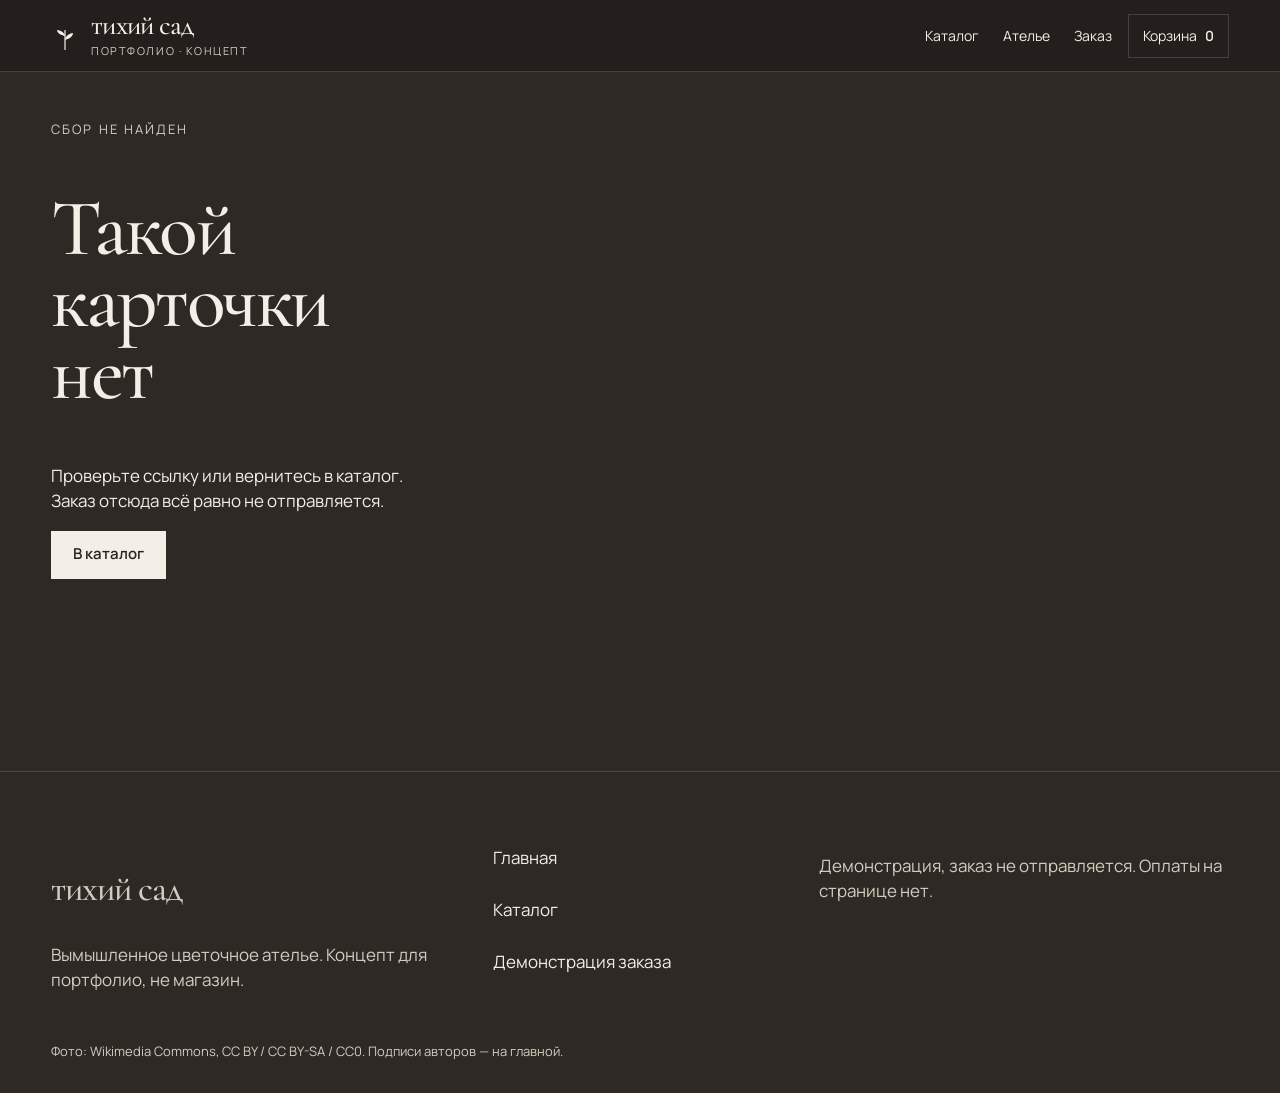
<file: portfolio/floral-concept/v1/product.html>
<!DOCTYPE html>
<html lang="ru">
<head>
  <meta charset="UTF-8">
  <meta name="viewport" content="width=device-width, initial-scale=1">
  <title>Сбор — Тихий сад</title>
  <meta name="description" content="Карточка демонстрационного сбора ателье «Тихий сад». Количество и корзина остаются в браузере.">
  <meta name="theme-color" content="#2E2925">
  <link rel="icon" href="assets/mark.svg">
  <link rel="stylesheet" href="css/atelier.css">
</head>
<body class="atelier">
  <a class="skip" href="#main">К содержанию</a>
  <header class="top">
    <a class="mark" href="index.html" aria-label="Тихий сад — на главную">
      <svg width="28" height="32" viewBox="0 0 28 32" aria-hidden="true">
        <path d="M14 30 V10" fill="none" stroke="currentColor" stroke-width="1.2"/>
        <path d="M14 16c0 0-8-1.5-8-6 4 .2 8 3.2 8 6Z" fill="currentColor"/>
        <path d="M14 20c0 0 8-2 8-7-4 .2-8 3.6-8 7Z" fill="currentColor"/>
      </svg>
      <span>
        <span class="mark-name">тихий сад</span>
        <span class="mark-note">портфолио · концепт</span>
      </span>
    </a>
    <div class="top-end">
      <nav class="nav" aria-label="Разделы">
        <a href="catalog.html">Каталог</a>
        <a class="wide" href="index.html#atelier">Ателье</a>
        <a class="wide" href="index.html#order">Заказ</a>
      </nav>
      <button class="bag" type="button" data-open-cart data-cart-label aria-label="Корзина, пока пусто">Корзина <b data-cart-count>0</b></button>
    </div>
  </header>
  <main id="main" class="wrap" data-product>
    <p class="lead">Открываем карточку…</p>
  </main>
  <footer class="footer">
    <div class="footer-grid">
      <div>
        <p class="mark-name">тихий сад</p>
        <p>Вымышленное цветочное ателье. Концепт для портфолио, не магазин.</p>
      </div>
      <nav aria-label="Разделы в подвале">
        <a href="index.html">Главная</a>
        <a href="catalog.html">Каталог</a>
        <a href="index.html#order">Демонстрация заказа</a>
      </nav>
      <p>Демонстрация, заказ не отправляется. Оплаты на странице нет.</p>
    </div>
    <p class="credits">Фото: Wikimedia Commons, CC BY / CC BY-SA / CC0. Подписи авторов — на главной.</p>
  </footer>
  <div class="toast" id="toast" role="status" aria-live="polite"></div>
  <script src="js/data.js"></script>
  <script src="js/atelier.js"></script>
</body>
</html>
</file>
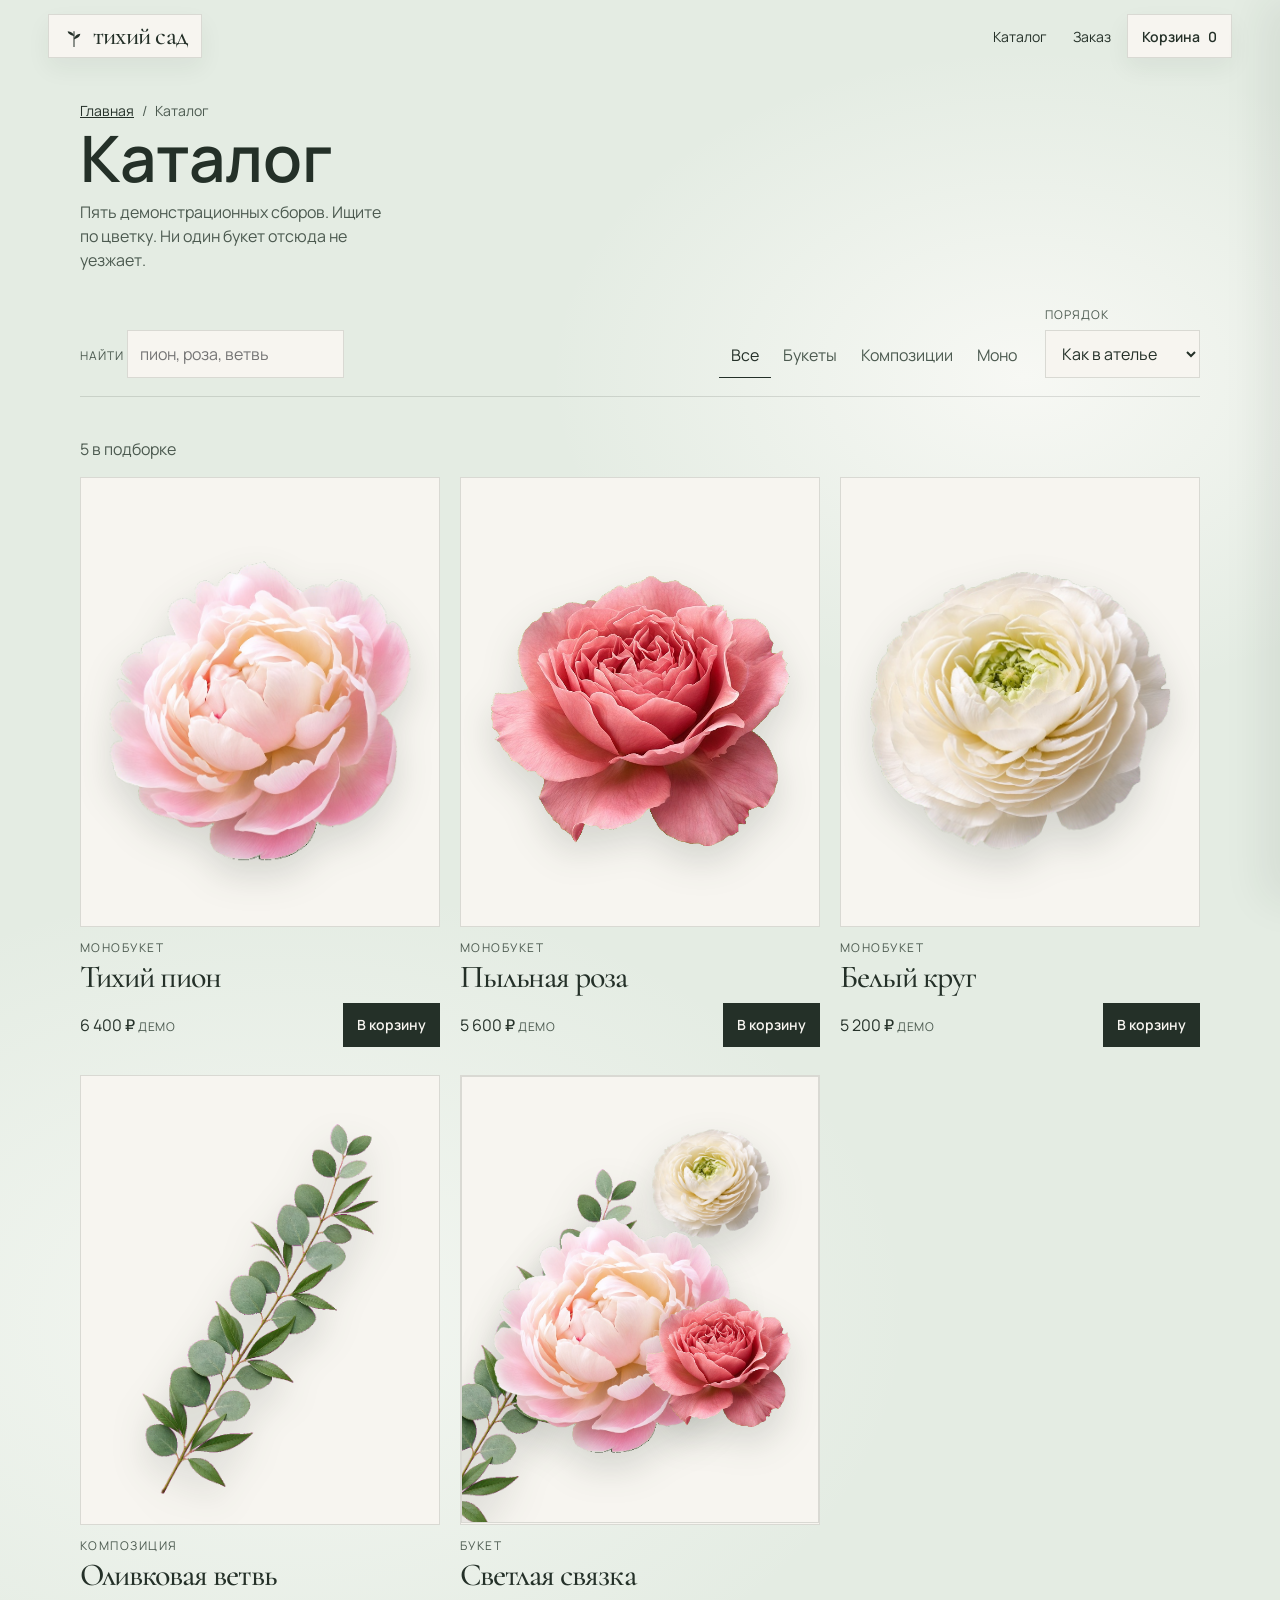
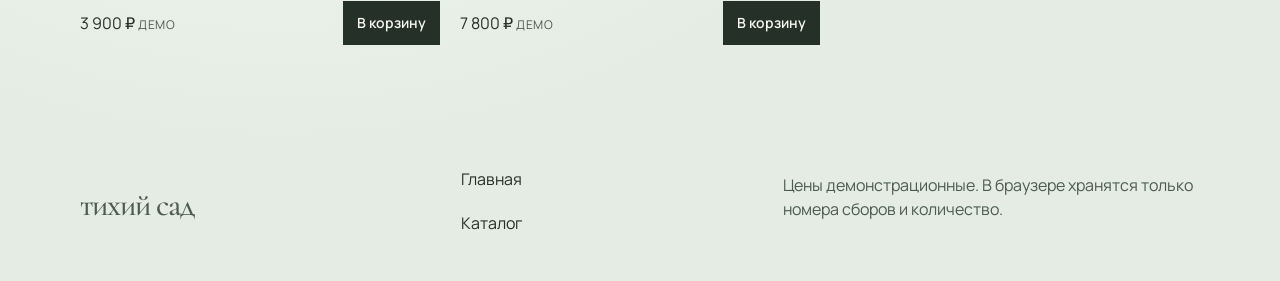
<file: portfolio/floral-concept/v2/catalog.html>
<!DOCTYPE html>
<html lang="ru">
<head>
  <meta charset="UTF-8">
  <meta name="viewport" content="width=device-width, initial-scale=1">
  <title>Каталог — Тихий сад</title>
  <meta name="description" content="Демонстрационный каталог ателье «Тихий сад». Поиск и корзина без отправки заказа.">
  <meta name="theme-color" content="#E4ECE3">
  <link rel="icon" href="assets/mark.svg">
  <link rel="stylesheet" href="css/atelier.css">
</head>
<body class="atelier">
  <a class="skip" href="#main">К содержанию</a>
  <header class="top">
    <a class="chip mark" href="index.html">
      <svg width="22" height="26" viewBox="0 0 28 32" aria-hidden="true"><path d="M14 30 V10" fill="none" stroke="currentColor" stroke-width="1.3"/><path d="M14 16c0 0-8-1.5-8-6 4 .2 8 3.2 8 6Z" fill="currentColor"/><path d="M14 20c0 0 8-2 8-7-4 .2-8 3.6-8 7Z" fill="currentColor"/></svg>
      тихий сад
    </a>
    <div class="top-end">
      <a class="textlink" href="catalog.html" aria-current="page">Каталог</a>
      <a class="textlink wide" href="index.html#order">Заказ</a>
      <button class="chip bag" type="button" data-open-cart data-cart-label aria-label="Корзина, пока пусто">Корзина <b data-cart-count>0</b></button>
    </div>
  </header>
  <main id="main" class="wrap">
    <div class="page-head">
      <nav class="crumbs" aria-label="Навигация"><a href="index.html">Главная</a><span aria-hidden="true">/</span><span>Каталог</span></nav>
      <h1>Каталог</h1>
      <p class="lead">Пять демонстрационных сборов. Ищите по цветку. Ни один букет отсюда не уезжает.</p>
    </div>
    <div class="tools">
      <form class="finder" id="finder" role="search">
        <label for="q"><span>Найти</span>
          <input id="q" name="q" type="search" autocomplete="off" placeholder="пион, роза, ветвь">
        </label>
      </form>
      <div class="tool-row">
        <div class="kinds" role="group" aria-label="Тип">
          <button type="button" data-kind="all" aria-pressed="true">Все</button>
          <button type="button" data-kind="bouquet" aria-pressed="false">Букеты</button>
          <button type="button" data-kind="composition" aria-pressed="false">Композиции</button>
          <button type="button" data-kind="mono" aria-pressed="false">Моно</button>
        </div>
        <label class="sort"><span>Порядок</span>
          <select data-sort>
            <option value="atelier">Как в ателье</option>
            <option value="price-asc">Сначала ниже</option>
            <option value="price-desc">Сначала выше</option>
          </select>
        </label>
      </div>
    </div>
    <section class="catalog">
      <p class="count" data-count></p>
      <div class="catalog-grid" data-catalog></div>
      <div class="empty" data-grid-empty hidden>
        <p>В этом запросе пусто.</p>
        <button class="btn" type="button" data-reset>Сбросить</button>
      </div>
    </section>
  </main>
  <footer class="footer">
    <div class="wrap footer-grid">
      <p class="mark">тихий сад</p>
      <nav aria-label="Разделы в подвале"><a href="index.html">Главная</a><a href="catalog.html">Каталог</a></nav>
      <p>Цены демонстрационные. В браузере хранятся только номера сборов и количество.</p>
    </div>
  </footer>
  <div class="toast" id="toast" role="status" aria-live="polite"></div>
  <script src="js/data.js"></script>
  <script src="js/atelier.js"></script>
</body>
</html>
</file>
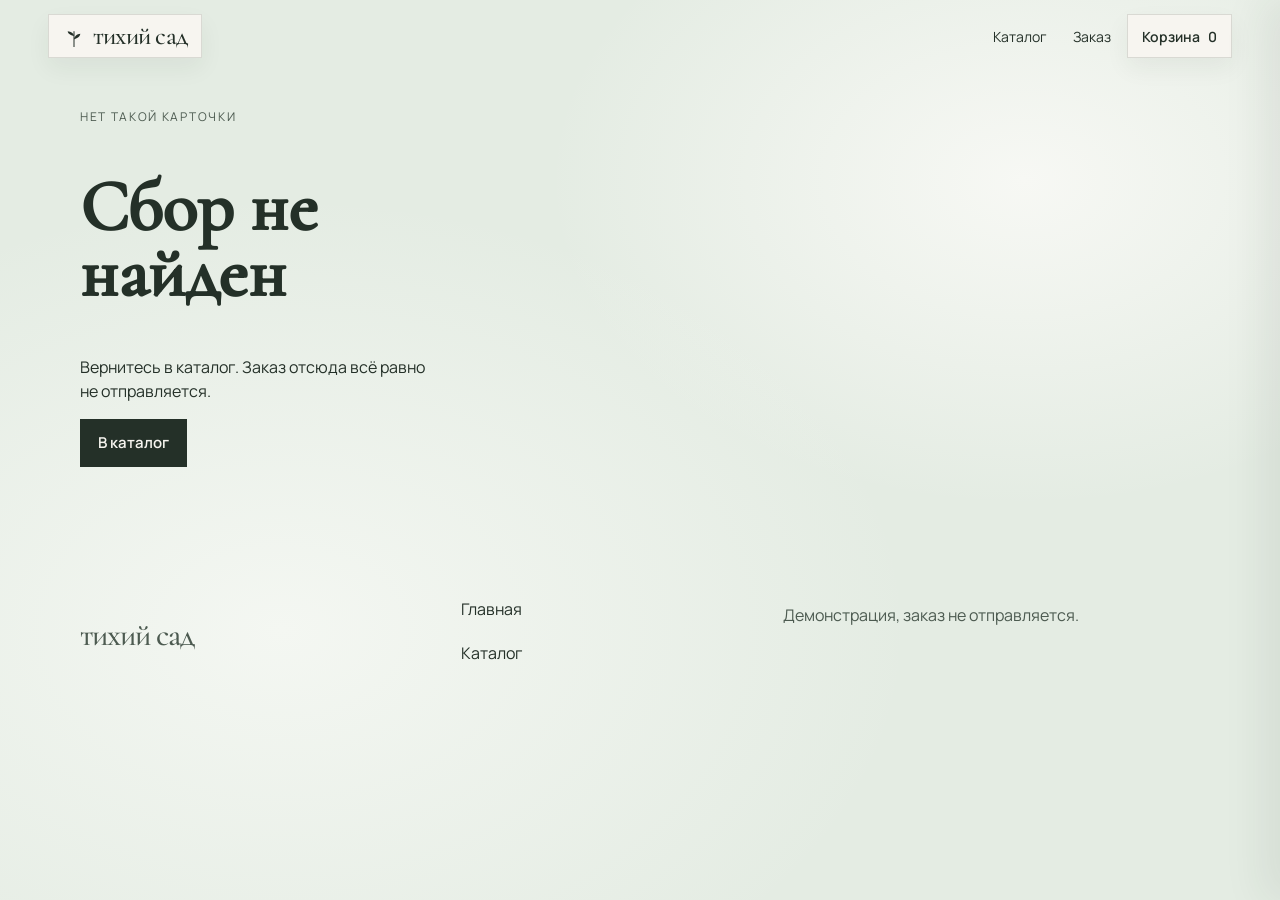
<file: portfolio/floral-concept/v2/product.html>
<!DOCTYPE html>
<html lang="ru">
<head>
  <meta charset="UTF-8">
  <meta name="viewport" content="width=device-width, initial-scale=1">
  <title>Сбор — Тихий сад</title>
  <meta name="description" content="Карточка демонстрационного сбора «Тихий сад».">
  <meta name="theme-color" content="#E4ECE3">
  <link rel="icon" href="assets/mark.svg">
  <link rel="stylesheet" href="css/atelier.css">
</head>
<body class="atelier">
  <a class="skip" href="#main">К содержанию</a>
  <header class="top">
    <a class="chip mark" href="index.html">
      <svg width="22" height="26" viewBox="0 0 28 32" aria-hidden="true"><path d="M14 30 V10" fill="none" stroke="currentColor" stroke-width="1.3"/><path d="M14 16c0 0-8-1.5-8-6 4 .2 8 3.2 8 6Z" fill="currentColor"/><path d="M14 20c0 0 8-2 8-7-4 .2-8 3.6-8 7Z" fill="currentColor"/></svg>
      тихий сад
    </a>
    <div class="top-end">
      <a class="textlink" href="catalog.html">Каталог</a>
      <a class="textlink wide" href="index.html#order">Заказ</a>
      <button class="chip bag" type="button" data-open-cart data-cart-label aria-label="Корзина, пока пусто">Корзина <b data-cart-count>0</b></button>
    </div>
  </header>
  <main id="main" class="wrap" data-product>
    <p>Открываем карточку…</p>
  </main>
  <footer class="footer">
    <div class="wrap footer-grid">
      <p class="mark">тихий сад</p>
      <nav aria-label="Разделы в подвале"><a href="index.html">Главная</a><a href="catalog.html">Каталог</a></nav>
      <p>Демонстрация, заказ не отправляется.</p>
    </div>
  </footer>
  <div class="toast" id="toast" role="status" aria-live="polite"></div>
  <script src="js/data.js"></script>
  <script src="js/atelier.js"></script>
</body>
</html>
</file>
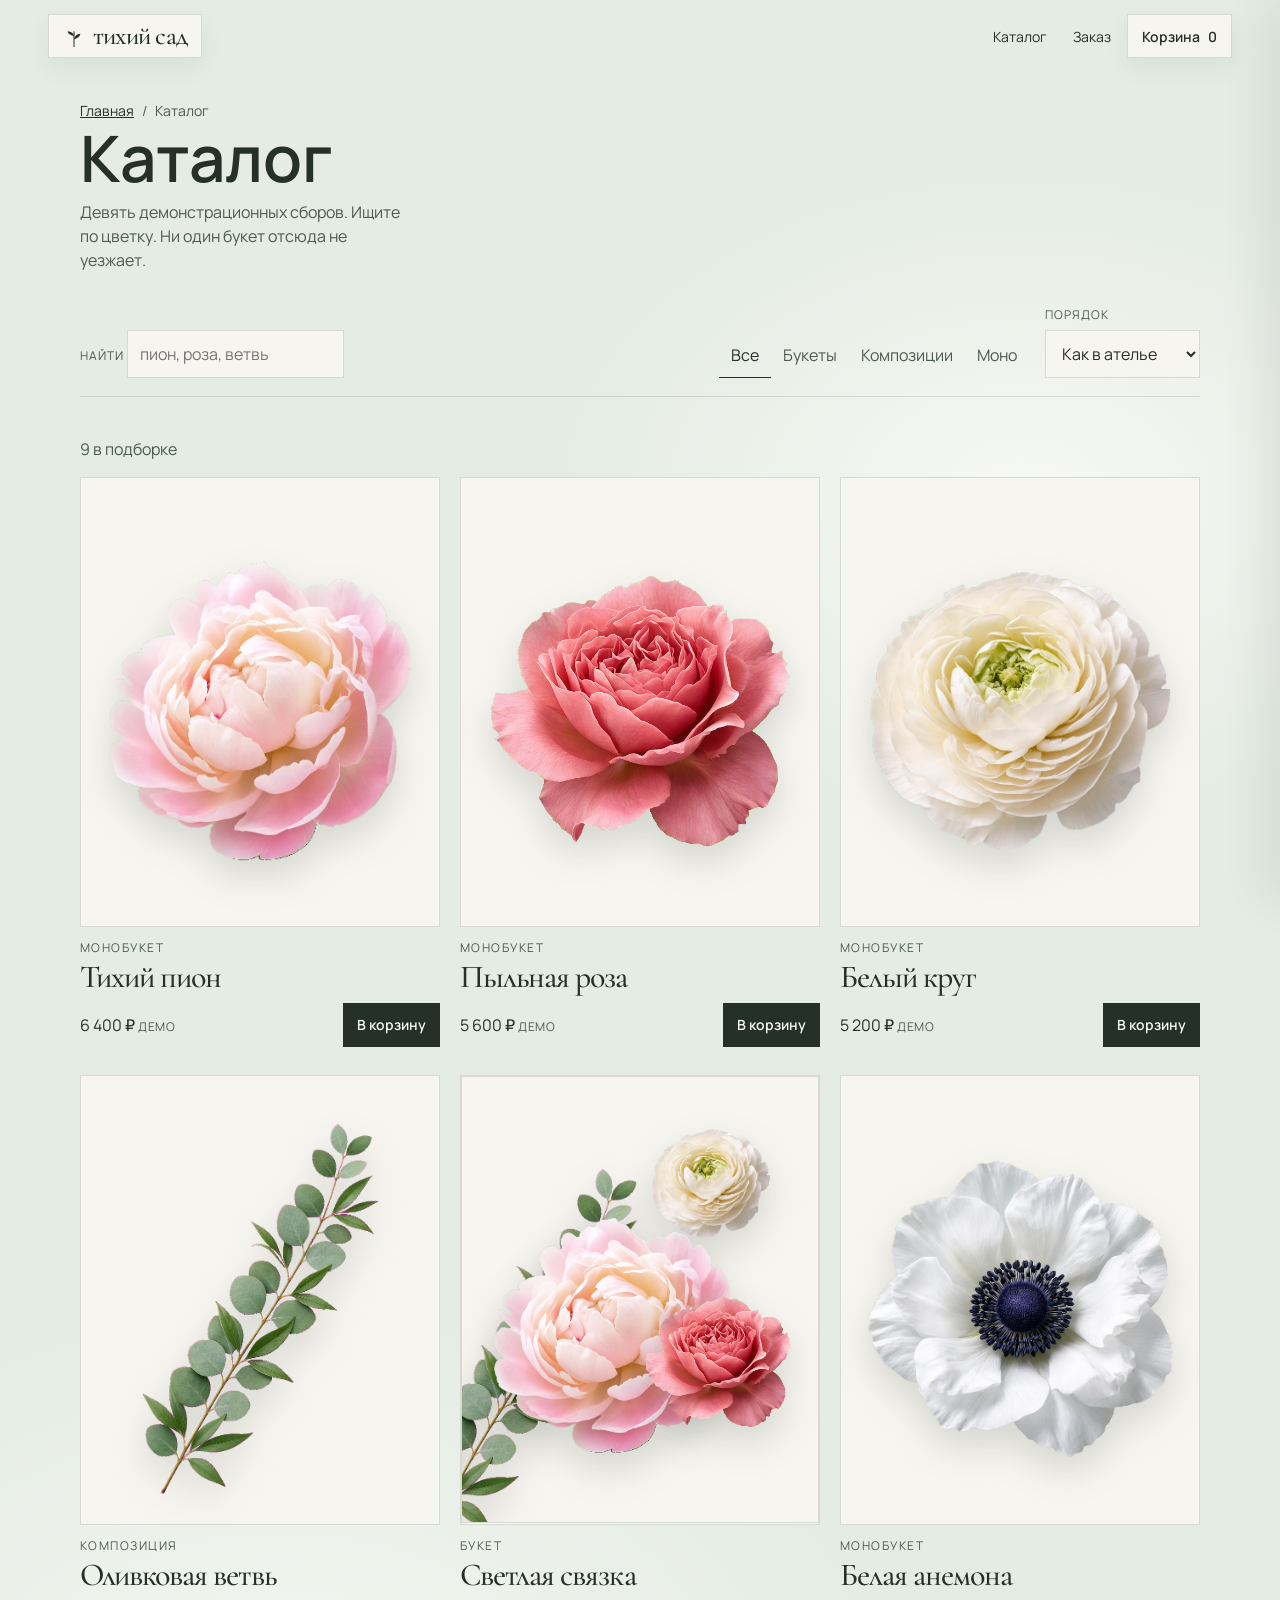
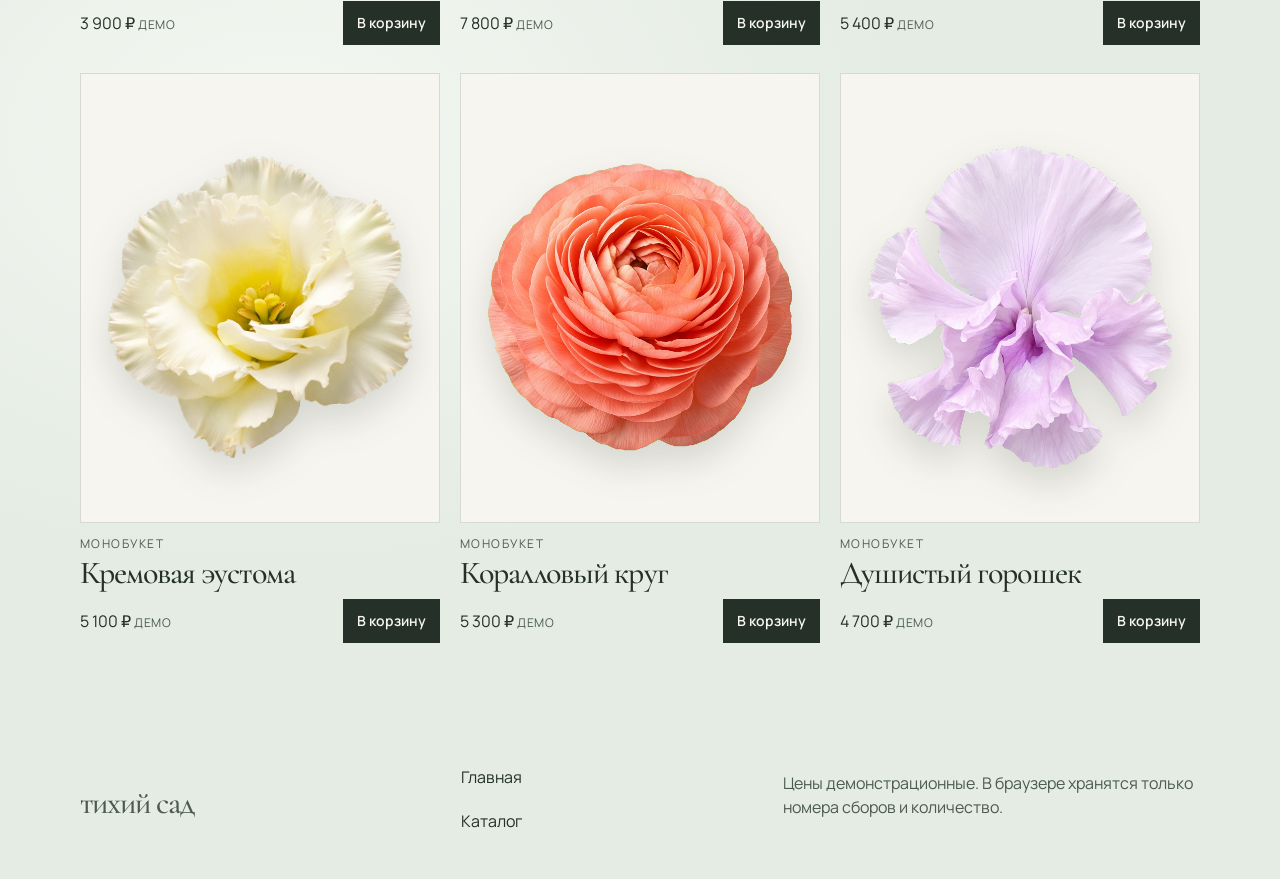
<file: portfolio/floral-concept/v3/catalog.html>
<!DOCTYPE html>
<html lang="ru">
<head>
  <meta charset="UTF-8">
  <meta name="viewport" content="width=device-width, initial-scale=1">
  <title>Каталог — Тихий сад</title>
  <meta name="description" content="Демонстрационный каталог ателье «Тихий сад». Поиск и корзина без отправки заказа.">
  <meta name="theme-color" content="#E4ECE3">
  <link rel="icon" href="assets/mark.svg">
  <link rel="stylesheet" href="css/atelier.css">
</head>
<body class="atelier">
  <a class="skip" href="#main">К содержанию</a>
  <header class="top">
    <a class="chip mark" href="index.html">
      <svg width="22" height="26" viewBox="0 0 28 32" aria-hidden="true"><path d="M14 30 V10" fill="none" stroke="currentColor" stroke-width="1.3"/><path d="M14 16c0 0-8-1.5-8-6 4 .2 8 3.2 8 6Z" fill="currentColor"/><path d="M14 20c0 0 8-2 8-7-4 .2-8 3.6-8 7Z" fill="currentColor"/></svg>
      тихий сад
    </a>
    <div class="top-end">
      <a class="textlink" href="catalog.html" aria-current="page">Каталог</a>
      <a class="textlink wide" href="index.html#order">Заказ</a>
      <button class="chip bag" type="button" data-open-cart data-cart-label aria-label="Корзина, пока пусто">Корзина <b data-cart-count>0</b></button>
    </div>
  </header>
  <main id="main" class="wrap">
    <div class="page-head">
      <nav class="crumbs" aria-label="Навигация"><a href="index.html">Главная</a><span aria-hidden="true">/</span><span>Каталог</span></nav>
      <h1>Каталог</h1>
      <p class="lead">Девять демонстрационных сборов. Ищите по цветку. Ни один букет отсюда не уезжает.</p>
    </div>
    <div class="tools">
      <form class="finder" id="finder" role="search">
        <label for="q"><span>Найти</span>
          <input id="q" name="q" type="search" autocomplete="off" placeholder="пион, роза, ветвь">
        </label>
      </form>
      <div class="tool-row">
        <div class="kinds" role="group" aria-label="Тип">
          <button type="button" data-kind="all" aria-pressed="true">Все</button>
          <button type="button" data-kind="bouquet" aria-pressed="false">Букеты</button>
          <button type="button" data-kind="composition" aria-pressed="false">Композиции</button>
          <button type="button" data-kind="mono" aria-pressed="false">Моно</button>
        </div>
        <label class="sort"><span>Порядок</span>
          <select data-sort>
            <option value="atelier">Как в ателье</option>
            <option value="price-asc">Сначала ниже</option>
            <option value="price-desc">Сначала выше</option>
          </select>
        </label>
      </div>
    </div>
    <section class="catalog">
      <p class="count" data-count></p>
      <div class="catalog-grid" data-catalog></div>
      <div class="empty" data-grid-empty hidden>
        <p>В этом запросе пусто.</p>
        <button class="btn" type="button" data-reset>Сбросить</button>
      </div>
    </section>
  </main>
  <footer class="footer">
    <div class="wrap footer-grid">
      <p class="mark">тихий сад</p>
      <nav aria-label="Разделы в подвале"><a href="index.html">Главная</a><a href="catalog.html">Каталог</a></nav>
      <p>Цены демонстрационные. В браузере хранятся только номера сборов и количество.</p>
    </div>
  </footer>
  <div class="toast" id="toast" role="status" aria-live="polite"></div>
  <script src="js/data.js"></script>
  <script src="js/atelier.js"></script>
</body>
</html>
</file>
<file: portfolio/floral-concept/v1/css/atelier.css>
@font-face {
  font-family: "Cormorant Garamond";
  font-style: normal;
  font-weight: 500;
  font-display: swap;
  src: url("../assets/fonts/cormorant-cyrillic-500-normal.woff2") format("woff2");
  unicode-range: U+0301, U+0400-045F, U+0490-0491, U+04B0-04B1, U+2116;
}
@font-face {
  font-family: "Cormorant Garamond";
  font-style: normal;
  font-weight: 500;
  font-display: swap;
  src: url("../assets/fonts/cormorant-latin-500-normal.woff2") format("woff2");
  unicode-range: U+0000-00FF, U+0131, U+0152-0153, U+02BB-02BC, U+02C6, U+02DA, U+02DC, U+2000-206F, U+20AC, U+2212, U+2215;
}
@font-face {
  font-family: "Manrope";
  font-style: normal;
  font-weight: 400;
  font-display: swap;
  src: url("../assets/fonts/manrope-cyrillic-400-normal.woff2") format("woff2");
  unicode-range: U+0301, U+0400-045F, U+0490-0491, U+04B0-04B1, U+2116;
}
@font-face {
  font-family: "Manrope";
  font-style: normal;
  font-weight: 400;
  font-display: swap;
  src: url("../assets/fonts/manrope-latin-400-normal.woff2") format("woff2");
  unicode-range: U+0000-00FF, U+0131, U+0152-0153, U+02BB-02BC, U+02C6, U+02DA, U+02DC, U+2000-206F, U+20AC, U+2212, U+2215;
}
@font-face {
  font-family: "Manrope";
  font-style: normal;
  font-weight: 500;
  font-display: swap;
  src: url("../assets/fonts/manrope-cyrillic-500-normal.woff2") format("woff2");
  unicode-range: U+0301, U+0400-045F, U+0490-0491, U+04B0-04B1, U+2116;
}
@font-face {
  font-family: "Manrope";
  font-style: normal;
  font-weight: 500;
  font-display: swap;
  src: url("../assets/fonts/manrope-latin-500-normal.woff2") format("woff2");
  unicode-range: U+0000-00FF, U+0131, U+0152-0153, U+02BB-02BC, U+02C6, U+02DA, U+02DC, U+2000-206F, U+20AC, U+2212, U+2215;
}
@font-face {
  font-family: "Manrope";
  font-style: normal;
  font-weight: 600;
  font-display: swap;
  src: url("../assets/fonts/manrope-cyrillic-600-normal.woff2") format("woff2");
  unicode-range: U+0301, U+0400-045F, U+0490-0491, U+04B0-04B1, U+2116;
}
@font-face {
  font-family: "Manrope";
  font-style: normal;
  font-weight: 600;
  font-display: swap;
  src: url("../assets/fonts/manrope-latin-600-normal.woff2") format("woff2");
  unicode-range: U+0000-00FF, U+0131, U+0152-0153, U+02BB-02BC, U+02C6, U+02DA, U+02DC, U+2000-206F, U+20AC, U+2212, U+2215;
}

:root {
  --dusk: #2e2925;
  --dusk-deep: #241f1c;
  --raise: #3a342f;
  --cream: #f4efe6;
  --cream-dim: #d5ccc0;
  --mist: #b7ab9e;
  --ink: #2a241f;
  --ink-soft: #5e564c;
  --paper: #e8e1d4;
  --paper-2: #f7f2ea;
  --moss: #6f7a52;
  --line: rgba(244, 239, 230, 0.16);
  --line-ink: rgba(42, 36, 31, 0.16);
  --serif: "Cormorant Garamond", "Times New Roman", serif;
  --sans: "Manrope", "Segoe UI", sans-serif;
  --pad: clamp(16px, 4vw, 64px);
  --max: 1360px;
}

*,
*::before,
*::after { box-sizing: border-box; }

html { scroll-behavior: smooth; }

body.atelier {
  margin: 0;
  background: var(--dusk);
  color: var(--cream);
  font-family: var(--sans);
  font-size: 17px;
  line-height: 1.5;
  overflow-x: clip;
}

img { max-width: 100%; }

a { color: inherit; }

button, input, textarea, select { font: inherit; color: inherit; }

:focus-visible {
  outline: 2px solid var(--cream);
  outline-offset: 3px;
}

.ledger :focus-visible { outline-color: var(--ink); }

.skip {
  position: absolute;
  left: 16px;
  top: -48px;
  background: var(--cream);
  color: var(--ink);
  padding: 8px 12px;
  z-index: 40;
}
.skip:focus { top: 12px; }

.top {
  display: flex;
  align-items: center;
  justify-content: space-between;
  gap: 16px;
  min-height: 72px;
  padding: 10px var(--pad);
  border-bottom: 1px solid var(--line);
  background: var(--dusk-deep);
  position: sticky;
  top: 0;
  z-index: 5;
}

.mark {
  display: flex;
  align-items: center;
  gap: 12px;
  text-decoration: none;
  min-height: 44px;
}

.mark svg { display: block; flex: none; }

.mark-name {
  display: block;
  font-family: var(--serif);
  font-size: 28px;
  font-weight: 500;
  letter-spacing: -0.03em;
  line-height: 0.95;
}

.mark-note {
  display: block;
  margin-top: 4px;
  font-size: 11px;
  letter-spacing: 0.14em;
  text-transform: uppercase;
  color: var(--cream-dim);
}

.top-end { display: flex; align-items: center; gap: 4px; }

.nav { display: flex; }

.nav a,
.bag,
.icon-btn,
.kinds button,
.text-btn {
  display: inline-flex;
  align-items: center;
  justify-content: center;
  min-height: 44px;
  padding: 0 12px;
  background: transparent;
  border: 0;
  color: var(--cream);
  text-decoration: none;
  cursor: pointer;
  font-size: 14px;
}

.bag {
  border: 1px solid var(--line);
  gap: 8px;
  padding-inline: 14px;
}

.wrap {
  width: min(var(--max), calc(100% - (var(--pad) * 2)));
  margin-inline: auto;
}

.hero {
  display: grid;
  grid-template-columns: minmax(0, 1.28fr) minmax(280px, 0.92fr);
  min-height: calc(100svh - 73px);
}

.hero-photo {
  margin: 0;
  position: relative;
  min-height: 520px;
  background: var(--raise);
}

.hero-photo img,
.feature-photo img,
.macro img,
.garden img,
.card-photo img,
.product-photo img,
.cart-item img {
  width: 100%;
  height: 100%;
  object-fit: cover;
  display: block;
}

.hero-photo img { object-position: 50% 42%; }

.hero-photo figcaption {
  position: absolute;
  left: 20px;
  bottom: 20px;
  margin: 0;
  padding: 6px 10px;
  background: rgba(36, 31, 28, 0.78);
  color: var(--cream);
  font-size: 12px;
  letter-spacing: 0.14em;
  text-transform: uppercase;
}

.hero-copy {
  display: flex;
  flex-direction: column;
  justify-content: flex-end;
  gap: 24px;
  padding: 64px var(--pad) 72px 48px;
}

.eyebrow {
  margin: 0;
  font-size: 13px;
  letter-spacing: 0.16em;
  text-transform: uppercase;
  color: var(--cream-dim);
}

h1, h2, h3 { font-family: var(--serif); font-weight: 500; letter-spacing: -0.03em; }

.hero h1 {
  margin: 0;
  font-size: clamp(48px, 7.4vw, 112px);
  line-height: 0.86;
}
.hero h1 span { display: block; }

.lead { margin: 0; max-width: 38ch; color: var(--cream-dim); }

.btn {
  display: inline-flex;
  align-items: center;
  justify-content: center;
  min-height: 48px;
  padding: 0 22px;
  width: fit-content;
  background: var(--cream);
  color: var(--ink);
  text-decoration: none;
  border: 0;
  cursor: pointer;
  font-size: 15px;
  font-weight: 600;
}

.btn:hover { background: #e7dccb; }
.btn:focus-visible { outline-color: var(--cream); }
.btn-small { min-height: 44px; padding-inline: 14px; font-size: 14px; }
.btn-wide { width: 100%; }
.fine { margin: 0; font-size: 13px; color: var(--cream-dim); }

.index {
  display: grid;
  grid-template-columns: repeat(4, minmax(0, 1fr));
  margin: 0;
  padding: 0;
  list-style: none;
  border-top: 1px solid var(--line);
  border-bottom: 1px solid var(--line);
}

.index li {
  padding: 32px 24px 36px;
  border-left: 1px solid var(--line);
}
.index li:first-child { border-left: 0; }
.index b {
  display: block;
  margin: 12px 0 8px;
  font-family: var(--serif);
  font-size: 32px;
  font-weight: 500;
  letter-spacing: -0.03em;
}
.index p { margin: 0; color: var(--cream-dim); font-size: 15px; }
.index span {
  font-size: 13px;
  letter-spacing: 0.14em;
  color: var(--mist);
}

.section { padding: 96px 0; }

.feature-photo { margin: 0 0 32px; background: var(--raise); }
.feature-photo img { aspect-ratio: 16 / 9; object-position: 62% 40%; }

.feature-grid {
  display: grid;
  grid-template-columns: minmax(0, 7fr) minmax(0, 5fr);
  gap: 48px;
  align-items: end;
}

.feature-grid h2,
.pair h2,
.ledger h2,
.related h2,
.page-head h1 {
  margin: 8px 0 16px;
  font-size: clamp(40px, 5vw, 72px);
  line-height: 0.92;
}

.pull {
  margin: 0;
  font-family: var(--serif);
  font-size: clamp(32px, 3vw, 48px);
  line-height: 1.05;
  letter-spacing: -0.03em;
}

.price { font-variant-numeric: tabular-nums; }
.price small, .product-price small {
  display: inline-block;
  margin-left: 6px;
  font-family: var(--sans);
  font-size: 12px;
  letter-spacing: 0.08em;
  text-transform: uppercase;
  color: var(--cream-dim);
  font-weight: 500;
}

.macro {
  display: grid;
  grid-template-columns: 1.65fr 1fr;
  gap: 12px;
  padding: 0 var(--pad) 96px;
}
.macro figure { margin: 0; background: var(--raise); }
.macro img { height: min(68vh, 620px); }
.macro figcaption {
  padding: 12px 0 0;
  font-size: 13px;
  letter-spacing: 0.12em;
  text-transform: uppercase;
  color: var(--cream-dim);
}

.pair {
  display: grid;
  grid-template-columns: minmax(0, 4fr) minmax(0, 4fr) minmax(0, 4fr);
  gap: 32px 24px;
  align-items: start;
}

.card-photo { display: block; background: var(--raise); }
.card-photo img { aspect-ratio: 4 / 5; }
.card h3 { margin: 4px 0 12px; font-size: 32px; line-height: 1; }
.card h3 a { text-decoration: none; }
.kind {
  margin: 16px 0 0;
  font-size: 13px;
  letter-spacing: 0.12em;
  text-transform: uppercase;
  color: var(--cream-dim);
}
.card-foot, .buy {
  display: flex;
  align-items: center;
  justify-content: space-between;
  gap: 12px;
}

.ledger {
  background: var(--paper);
  color: var(--ink);
  padding: 96px 0;
}
.ledger .eyebrow, .ledger .fine { color: var(--ink-soft); }
.steps {
  display: grid;
  grid-template-columns: repeat(4, minmax(0, 1fr));
  gap: 24px;
  margin: 48px 0 0;
  padding: 0;
  list-style: none;
}
.steps li { border-top: 1px solid var(--line-ink); padding-top: 16px; }
.steps span {
  display: block;
  font-family: var(--serif);
  font-size: 48px;
  line-height: 1;
  letter-spacing: -0.04em;
}
.steps h3 { margin: 12px 0 8px; font-size: 28px; }
.steps p { margin: 0; color: var(--ink-soft); }

.garden { margin: 0; padding: 96px var(--pad) 0; }
.garden img { width: 100%; aspect-ratio: 16 / 7; object-fit: cover; object-position: 55% 42%; background: var(--raise); }
.garden figcaption { margin-top: 12px; font-size: 14px; color: var(--cream-dim); }

.footer {
  padding: 64px var(--pad) 32px;
  border-top: 1px solid var(--line);
  margin-top: 96px;
}
.footer-grid {
  display: grid;
  grid-template-columns: 1.4fr 1fr 1.4fr;
  gap: 32px;
}
.footer .mark-name { font-size: 36px; }
.footer p { color: var(--cream-dim); }
.footer a { text-decoration: none; }
.footer nav { display: grid; align-content: start; gap: 8px; }
.footer nav a { min-height: 44px; display: inline-flex; align-items: center; }
.credits { margin: 32px 0 0; font-size: 13px; color: var(--mist); }
.credits a { text-decoration: underline; text-underline-offset: 3px; }

.page-head { padding: 48px 0 24px; }
.page-head p { max-width: 46ch; }

.tools {
  display: grid;
  grid-template-columns: minmax(0, 1.3fr) auto;
  gap: 16px 24px;
  align-items: end;
  padding-bottom: 24px;
  border-bottom: 1px solid var(--line);
}
.finder { display: grid; gap: 8px; }
.finder span, .sort span, .field span { font-size: 13px; letter-spacing: 0.08em; text-transform: uppercase; color: var(--cream-dim); }
.finder input, .sort select, .field textarea, .qty input {
  width: 100%;
  min-height: 48px;
  padding: 10px 12px;
  background: transparent;
  border: 1px solid var(--line);
  border-radius: 0;
}
.kinds { display: flex; flex-wrap: wrap; gap: 4px; }
.kinds button { color: var(--cream-dim); border-bottom: 1px solid transparent; }
.kinds button[aria-pressed="true"] { color: var(--cream); border-bottom-color: var(--cream); }
.tool-row { display: flex; flex-wrap: wrap; gap: 12px 20px; align-items: center; justify-content: flex-end; }
.sort { display: grid; gap: 8px; min-width: min(220px, 100%); }

.catalog { padding: 32px 0 64px; }
.catalog-grid {
  display: grid;
  grid-template-columns: repeat(3, minmax(0, 1fr));
  gap: 40px 24px;
}
.count { margin: 0 0 24px; color: var(--cream-dim); font-size: 14px; }
.empty {
  padding: 48px 0;
  max-width: 36ch;
}
.empty[hidden] { display: none; }

.crumbs { display: flex; flex-wrap: wrap; gap: 8px; align-items: center; font-size: 14px; color: var(--cream-dim); }
.crumbs a { color: var(--cream); }
.product {
  display: grid;
  grid-template-columns: minmax(0, 1.2fr) minmax(280px, 0.8fr);
  gap: 48px;
  align-items: start;
  padding-top: 24px;
}
.product-photo { margin: 0; background: var(--raise); }
.product-photo img { aspect-ratio: 4 / 5; }
.product h1 { margin: 8px 0 12px; font-size: clamp(48px, 6vw, 88px); line-height: 0.9; }
.product-price { margin: 0 0 16px; font-size: 20px; }
.stems { display: flex; flex-wrap: wrap; gap: 8px; margin: 20px 0; padding: 0; list-style: none; }
.stems li {
  min-height: 36px;
  display: inline-flex;
  align-items: center;
  padding: 0 10px;
  border: 1px solid var(--line);
  font-size: 14px;
}
.buy { margin-top: 8px; }
.qty { display: inline-grid; grid-template-columns: 44px 48px 44px; }
.qty-lg { grid-template-columns: 48px 64px 48px; }
.qty button {
  min-width: 44px;
  min-height: 48px;
  background: transparent;
  border: 1px solid var(--line);
  color: var(--cream);
  cursor: pointer;
}
.qty input { text-align: center; border-left: 0; border-right: 0; }
.related { padding: 80px 0 0; }
.related-row { display: grid; grid-template-columns: repeat(2, minmax(0, 1fr)); gap: 24px; }
.missing { padding: 48px 0 96px; max-width: 36ch; }
.missing h1 { font-size: clamp(48px, 8vw, 80px); line-height: 0.9; }

.shade {
  position: fixed;
  inset: 0;
  background: rgba(20, 16, 14, 0.56);
  z-index: 20;
}
.shade[hidden] { display: none; }
.drawer {
  position: fixed;
  top: 0;
  right: 0;
  height: 100%;
  width: min(420px, 100%);
  background: var(--dusk-deep);
  color: var(--cream);
  z-index: 21;
  transform: translateX(100%);
  display: flex;
  flex-direction: column;
  border-left: 1px solid var(--line);
}
.drawer.is-on { transform: none; }
.drawer-head, .cart-total, .card-foot, .buy {
  display: flex;
  align-items: center;
  justify-content: space-between;
}
.drawer-head { padding: 16px 20px; border-bottom: 1px solid var(--line); }
.drawer-head h2 { margin: 0; font-size: 36px; }
.drawer-body { padding: 20px; overflow: auto; }
.cart-empty p { color: var(--cream-dim); }
.cart-list { list-style: none; margin: 0 0 24px; padding: 0; display: grid; gap: 16px; }
.cart-item { display: grid; grid-template-columns: 72px 1fr auto; grid-template-areas: "img info qty" "img info remove"; gap: 8px 12px; align-items: center; }
.cart-item img { grid-area: img; width: 72px; height: 90px; }
.ci-info { grid-area: info; display: grid; gap: 4px; }
.ci-info a { text-decoration: none; font-weight: 600; }
.ci-info span, .text-btn { color: var(--cream-dim); font-size: 13px; }
.text-btn { grid-area: remove; justify-self: end; min-height: 44px; }
.qty { grid-area: qty; }
.checkout { display: grid; gap: 12px; }
.checkout[hidden], .form-status[hidden], .cart-empty[hidden] { display: none; }
.demo-banner {
  margin: 0;
  padding: 12px;
  background: var(--raise);
  color: var(--cream);
  font-weight: 600;
}
.cart-total { font-size: 18px; }
.field { display: grid; gap: 8px; }
.form-status { margin: 0; color: var(--cream); }
.lock { overflow: hidden; }

.toast {
  position: fixed;
  left: 16px;
  bottom: 16px;
  max-width: min(360px, calc(100% - 32px));
  padding: 12px 14px;
  background: var(--cream);
  color: var(--ink);
  z-index: 15;
  opacity: 0;
  pointer-events: none;
}
.toast.is-on { opacity: 1; }

@media (max-width: 980px) {
  .pair, .catalog-grid, .footer-grid, .steps { grid-template-columns: 1fr 1fr; }
  .feature-grid, .product, .tools { grid-template-columns: 1fr; }
  .tool-row { justify-content: flex-start; }
}

@media (max-width: 800px) {
  .nav .wide { display: none; }
  .hero { grid-template-columns: 1fr; min-height: 0; }
  .hero-photo {
    aspect-ratio: auto;
    height: clamp(220px, 38vh, 400px);
    min-height: 0;
  }
  .hero-photo img { height: 100%; object-position: 50% 40%; }
  .hero-copy { padding: 20px 20px 28px; justify-content: flex-start; gap: 14px; }
  .hero h1 { font-size: clamp(40px, 11vw, 60px); line-height: 0.94; max-width: 12ch; }
  .hero h1 span { display: inline; }
  .lead { font-size: 16px; }
  .index, .macro, .pair, .steps, .related-row, .catalog-grid, .footer-grid { grid-template-columns: 1fr; }
  .index li { border-left: 0; border-top: 1px solid var(--line); }
  .index li:first-child { border-top: 0; }
  .section, .ledger { padding: 64px 0; }
  .macro { padding-bottom: 64px; }
  .macro img { height: auto; aspect-ratio: 4 / 5; }
  .garden { padding-top: 64px; }
  .garden img { aspect-ratio: 4 / 5; }
  .footer { margin-top: 64px; }
  .mark-name { font-size: 24px; }
  .top { gap: 8px; }
  .nav a, .bag { padding-inline: 8px; }
}

@media (max-width: 380px) {
  .mark-note { letter-spacing: 0.06em; font-size: 10px; }
  .mark svg { width: 22px; height: 26px; }
}

@media (prefers-reduced-motion: reduce) {
  html { scroll-behavior: auto; }
  .drawer, .toast { transition: none; }
}
</file>
<file: portfolio/floral-concept/v2/css/atelier.css>
@font-face {
  font-family: "Cormorant Garamond";
  font-style: normal;
  font-weight: 500;
  font-display: swap;
  src: url("../assets/fonts/cormorant-cyrillic-500-normal.woff2") format("woff2");
  unicode-range: U+0301, U+0400-045F, U+0490-0491, U+04B0-04B1, U+2116;
}
@font-face {
  font-family: "Cormorant Garamond";
  font-style: normal;
  font-weight: 500;
  font-display: swap;
  src: url("../assets/fonts/cormorant-latin-500-normal.woff2") format("woff2");
  unicode-range: U+0000-00FF, U+0131, U+0152-0153, U+02BB-02BC, U+02C6, U+02DA, U+02DC, U+2000-206F, U+20AC, U+2212, U+2215;
}
@font-face {
  font-family: "Manrope";
  font-style: normal;
  font-weight: 400;
  font-display: swap;
  src: url("../assets/fonts/manrope-cyrillic-400-normal.woff2") format("woff2");
  unicode-range: U+0301, U+0400-045F, U+0490-0491, U+04B0-04B1, U+2116;
}
@font-face {
  font-family: "Manrope";
  font-style: normal;
  font-weight: 400;
  font-display: swap;
  src: url("../assets/fonts/manrope-latin-400-normal.woff2") format("woff2");
  unicode-range: U+0000-00FF, U+0131, U+0152-0153, U+02BB-02BC, U+02C6, U+02DA, U+02DC, U+2000-206F, U+20AC, U+2212, U+2215;
}
@font-face {
  font-family: "Manrope";
  font-style: normal;
  font-weight: 600;
  font-display: swap;
  src: url("../assets/fonts/manrope-cyrillic-600-normal.woff2") format("woff2");
  unicode-range: U+0301, U+0400-045F, U+0490-0491, U+04B0-04B1, U+2116;
}
@font-face {
  font-family: "Manrope";
  font-style: normal;
  font-weight: 600;
  font-display: swap;
  src: url("../assets/fonts/manrope-latin-600-normal.woff2") format("woff2");
  unicode-range: U+0000-00FF, U+0131, U+0152-0153, U+02BB-02BC, U+02C6, U+02DA, U+02DC, U+2000-206F, U+20AC, U+2212, U+2215;
}

:root {
  --air: #e4ece3;
  --ink: #243028;
  --soft: #4c5a50;
  --panel: #f7f5f0;
  --line: rgba(36, 48, 40, 0.14);
  --serif: "Cormorant Garamond", "Times New Roman", serif;
  --sans: "Manrope", "Segoe UI", sans-serif;
}

*,
*::before,
*::after { box-sizing: border-box; }

html, body { margin: 0; }

body.atelier {
  min-height: 100vh;
  color: var(--ink);
  font-family: var(--sans);
  font-size: 16px;
  line-height: 1.5;
  background:
    radial-gradient(900px 620px at 22% 70%, #f4f7f2 0%, rgba(244, 247, 242, 0) 70%),
    radial-gradient(700px 480px at 80% 20%, #f7f8f4 0%, rgba(247, 248, 244, 0) 68%),
    #e4ece3;
  overflow-x: clip;
}

img { max-width: 100%; }

a { color: inherit; }

button { font: inherit; color: inherit; }

:focus-visible {
  outline: 2px solid var(--ink);
  outline-offset: 3px;
}

.skip {
  position: absolute;
  left: 12px;
  top: -48px;
  background: var(--panel);
  padding: 8px 12px;
  z-index: 30;
}
.skip:focus { top: 12px; }

.top {
  position: relative;
  z-index: 40;
  display: flex;
  align-items: center;
  justify-content: space-between;
  gap: 12px;
  min-height: 72px;
  padding: 12px clamp(16px, 4vw, 48px);
  background: transparent;
}

.chip {
  display: inline-flex;
  align-items: center;
  justify-content: center;
  gap: 8px;
  min-height: 44px;
  padding: 0 14px;
  background: var(--panel);
  border: 1px solid var(--line);
  box-shadow: 0 10px 24px rgba(36, 48, 40, 0.06);
  color: var(--ink);
  text-decoration: none;
}

.mark { font-family: var(--serif); font-size: 26px; letter-spacing: -0.03em; line-height: 1; }
.mark svg { display: block; }

.top-end { display: flex; align-items: center; gap: 6px; }

.textlink {
  display: inline-flex;
  align-items: center;
  min-height: 44px;
  padding: 0 10px;
  text-decoration: none;
  font-size: 14px;
}

.bag { cursor: pointer; font-size: 14px; font-weight: 600; }

.hero {
  position: relative;
  min-height: calc(100svh - 76px);
  display: flex;
  align-items: center;
  justify-content: flex-end;
  padding: 12px clamp(16px, 5vw, 72px) 48px;
  overflow: clip;
}

.stage { position: absolute; inset: 0; pointer-events: none; }

.bloom {
  position: absolute;
  height: auto;
  filter: drop-shadow(0 22px 28px rgba(36, 48, 40, 0.18));
  user-select: none;
}

.bloom.foliage {
  width: min(36vw, 500px);
  left: 0;
  bottom: -2%;
  z-index: 1;
  transform: rotate(-28deg);
  filter: drop-shadow(0 16px 18px rgba(36, 48, 40, 0.12));
}

.bloom.ranunculus {
  width: min(18vw, 240px);
  left: 28%;
  top: 12%;
  z-index: 4;
}

.bloom.peony {
  width: min(40vw, 540px);
  left: 1%;
  bottom: -12%;
  z-index: 3;
}

.bloom.rose {
  width: min(20vw, 270px);
  left: 36%;
  bottom: 16%;
  z-index: 5;
  transform: rotate(7deg);
}

.panel {
  position: relative;
  z-index: 5;
  width: min(400px, 100%);
  margin-right: 2vw;
  padding: 26px 28px 28px;
  background: var(--panel);
  border: 1px solid var(--line);
  box-shadow: 0 18px 40px rgba(36, 48, 40, 0.08);
}

.kicker {
  margin: 0 0 14px;
  font-size: 12px;
  letter-spacing: 0.14em;
  text-transform: uppercase;
  color: var(--soft);
}

.panel h1 {
  margin: 0 0 12px;
  font-family: var(--serif);
  font-weight: 500;
  font-size: clamp(42px, 4.4vw, 64px);
  line-height: 0.92;
  letter-spacing: -0.035em;
  max-width: 8ch;
}

.lead {
  margin: 0 0 18px;
  max-width: 32ch;
  color: var(--soft);
  font-size: 16px;
}

.btn {
  display: inline-flex;
  align-items: center;
  justify-content: center;
  min-height: 48px;
  padding: 0 18px;
  background: var(--ink);
  color: #f7f5f0;
  text-decoration: none;
  font-weight: 600;
  font-size: 15px;
  border: 0;
  cursor: pointer;
}

.btn:hover { background: #1b2620; }

.fine {
  margin: 12px 0 0;
  font-size: 13px;
  color: var(--soft);
}

@media (max-width: 800px) {
  .wide { display: none; }
  .hero {
    min-height: 0;
    display: block;
    padding: 0 16px 28px;
  }
  .stage {
    position: relative;
    height: min(48vh, 420px);
    min-height: 300px;
    overflow: clip;
  }
  .bloom.foliage {
    width: 46%;
    left: 0;
    top: auto;
    bottom: -8%;
    transform: rotate(-14deg);
    z-index: 1;
  }
  .bloom.ranunculus {
    width: 32%;
    left: auto;
    right: 2%;
    top: 6%;
  }
  .bloom.peony {
    width: 64%;
    left: -6%;
    bottom: -4%;
  }
  .bloom.rose {
    width: 38%;
    left: auto;
    right: 0;
    bottom: 2%;
    transform: rotate(8deg);
  }
  .panel {
    width: 100%;
    margin: -40px 0 0;
  }
  .panel h1 { font-size: clamp(40px, 11vw, 52px); }
}

h2, h3 { font-family: var(--serif); font-weight: 500; letter-spacing: -0.03em; }
.wrap { width: min(1120px, calc(100% - 32px)); margin-inline: auto; }
.band, .ledger { padding: 72px 0; }
.band h2, .ledger h2, .page-head h1 {
  margin: 8px 0 12px;
  font-size: clamp(40px, 5vw, 64px);
  line-height: 0.92;
}
.steps {
  display: grid;
  grid-template-columns: repeat(4, minmax(0, 1fr));
  gap: 20px;
  margin: 28px 0 0;
  padding: 0;
  list-style: none;
}
.steps li { border-top: 1px solid var(--line); padding-top: 12px; }
.steps span { font-family: var(--serif); font-size: 36px; }
.steps h3 { margin: 8px 0; font-size: 26px; }
.steps p { margin: 0; color: var(--soft); }
.footer { padding: 48px 0 28px; }
.footer-grid { display: grid; grid-template-columns: 1.2fr 1fr 1.4fr; gap: 24px; align-items: start; }
.footer .mark { font-size: 32px; }
.footer p, .credits { color: var(--soft); }
.footer nav { display: grid; }
.footer a { min-height: 44px; display: inline-flex; align-items: center; text-decoration: none; }
.credits { font-size: 13px; }
.page-head { padding: 28px 0 8px; }
.tools {
  display: grid;
  grid-template-columns: minmax(0, 1.2fr) auto;
  gap: 16px;
  align-items: end;
  padding: 8px 0 18px;
  border-bottom: 1px solid var(--line);
}
.finder, .sort, .field { display: grid; gap: 6px; }
.finder span, .sort span, .field span { font-size: 12px; letter-spacing: 0.08em; text-transform: uppercase; color: var(--soft); }
.finder input, .sort select, .field textarea, .qty input {
  min-height: 48px;
  padding: 8px 12px;
  background: var(--panel);
  color: var(--ink);
  border: 1px solid var(--line);
  border-radius: 0;
  font: inherit;
}
.tool-row { display: flex; flex-wrap: wrap; gap: 8px 16px; align-items: end; }
.kinds { display: flex; flex-wrap: wrap; }
.kinds button {
  min-height: 44px;
  padding: 0 12px;
  background: transparent;
  border: 0;
  border-bottom: 1px solid transparent;
  color: var(--soft);
  cursor: pointer;
}
.kinds button[aria-pressed="true"] { color: var(--ink); border-bottom-color: var(--ink); }
.catalog { padding: 24px 0 64px; }
.catalog-grid, .related-row { display: grid; grid-template-columns: repeat(3, minmax(0, 1fr)); gap: 28px 20px; }
.related-row { grid-template-columns: repeat(2, minmax(0, 1fr)); }
.card-photo, .product-photo, .still {
  position: relative;
  display: block;
  aspect-ratio: 4 / 5;
  background: var(--panel);
  border: 1px solid var(--line);
  overflow: hidden;
}
.cut, .still img {
  position: absolute;
  max-width: 86%;
  max-height: 84%;
  width: auto;
  height: auto;
  left: 50%;
  top: 52%;
  transform: translate(-50%, -50%);
  filter: drop-shadow(0 16px 18px rgba(36, 48, 40, 0.16));
}
.still .leaf { max-width: 70%; left: 18%; top: 62%; z-index: 1; }
.still .peony { max-width: 68%; left: 42%; top: 58%; z-index: 3; }
.still .rose { max-width: 42%; left: 72%; top: 64%; z-index: 4; }
.still .ranun { max-width: 34%; left: 70%; top: 24%; z-index: 2; }
.kind { margin: 12px 0 0; font-size: 12px; letter-spacing: 0.12em; text-transform: uppercase; color: var(--soft); }
.card h3 { margin: 4px 0 10px; font-size: 32px; line-height: 1; }
.card h3 a { text-decoration: none; }
.card-foot, .buy, .cart-total, .drawer-head { display: flex; align-items: center; justify-content: space-between; gap: 12px; }
.price small, .product-price small { font-family: var(--sans); font-size: 12px; letter-spacing: 0.06em; text-transform: uppercase; color: var(--soft); }
.count { color: var(--soft); }
.empty { max-width: 36ch; padding: 28px 0; }
.empty[hidden], .checkout[hidden], .form-status[hidden], .cart-empty[hidden], .shade[hidden] { display: none; }
.crumbs { display: flex; flex-wrap: wrap; gap: 8px; color: var(--soft); font-size: 14px; }
.crumbs a { color: var(--ink); }
.product { display: grid; grid-template-columns: minmax(0, 1.05fr) minmax(260px, 0.8fr); gap: 36px; align-items: start; padding-top: 16px; }
.product-photo .still { height: 100%; border: 0; background: transparent; }
.product h1 { margin: 8px 0; font-family: var(--serif); font-weight: 500; font-size: clamp(46px, 6vw, 80px); line-height: 0.9; letter-spacing: -0.03em; }
.stems { display: flex; flex-wrap: wrap; gap: 8px; margin: 16px 0; padding: 0; list-style: none; }
.stems li { min-height: 36px; display: inline-flex; align-items: center; padding: 0 10px; border: 1px solid var(--line); background: var(--panel); }
.qty { display: inline-grid; grid-template-columns: 48px 64px 48px; }
.qty button { min-width: 44px; min-height: 48px; background: var(--panel); border: 1px solid var(--line); cursor: pointer; }
.qty input { text-align: center; border-left: 0; border-right: 0; }
.related { padding: 56px 0 0; }
.missing { max-width: 36ch; padding: 36px 0 72px; }
.missing h1 { font-family: var(--serif); font-size: clamp(42px, 8vw, 72px); line-height: 0.92; }
.shade { position: fixed; inset: 0; background: rgba(36, 48, 40, 0.28); z-index: 50; }
.drawer {
  position: fixed; top: 0; right: 0; z-index: 60; height: 100%;
  width: min(420px, 100%); background: var(--panel); color: var(--ink);
  border-left: 1px solid var(--line); transform: translateX(100%);
  display: flex; flex-direction: column;
  box-shadow: -16px 0 40px rgba(36, 48, 40, 0.08);
}
.drawer.is-on { transform: none; }
.drawer-head { padding: 16px 18px; border-bottom: 1px solid var(--line); }
.drawer-head h2 { margin: 0; font-size: 36px; }
.icon-btn, .text-btn { min-height: 44px; background: transparent; border: 0; cursor: pointer; }
.drawer-body { padding: 16px 18px 28px; overflow: auto; }
.cart-list { list-style: none; margin: 0 0 16px; padding: 0; display: grid; gap: 14px; }
.cart-item { display: grid; grid-template-columns: 72px 1fr auto; gap: 8px 10px; align-items: center; }
.cart-item .thumb {
  width: 72px; height: 88px; position: relative; background: #eef3ec; border: 1px solid var(--line); overflow: hidden;
}
.cart-item .thumb img { position: absolute; max-width: 90%; max-height: 90%; left: 50%; top: 50%; transform: translate(-50%, -50%); }
.ci-info { display: grid; gap: 4px; }
.ci-info a { text-decoration: none; font-weight: 600; }
.ci-info span { color: var(--soft); font-size: 13px; }
.checkout { display: grid; gap: 12px; }
.demo-banner { margin: 0; padding: 12px; background: #e7efe4; border: 1px solid var(--line); font-weight: 600; }
.toast {
  position: fixed; left: 16px; bottom: 16px; z-index: 45; max-width: min(340px, calc(100% - 32px));
  padding: 12px 14px; background: var(--ink); color: var(--panel); opacity: 0; pointer-events: none;
}
.toast.is-on { opacity: 1; }
.lock { overflow: hidden; }
.btn-small { min-height: 44px; padding-inline: 14px; font-size: 14px; }
.btn-wide { width: 100%; }

@media (max-width: 900px) {
  .catalog-grid, .footer-grid, .steps, .product, .tools { grid-template-columns: 1fr 1fr; }
  .tools, .product { grid-template-columns: 1fr; }
}
@media (max-width: 640px) {
  .catalog-grid, .footer-grid, .steps, .related-row { grid-template-columns: 1fr; }
  .band, .ledger { padding: 48px 0; }
}
@media (prefers-reduced-motion: reduce) {
  html { scroll-behavior: auto; }
  .drawer, .toast { transition: none; }
}
</file>
<file: portfolio/floral-concept/v3/css/atelier.css>
@font-face {
  font-family: "Cormorant Garamond";
  font-style: normal;
  font-weight: 500;
  font-display: swap;
  src: url("../assets/fonts/cormorant-cyrillic-500-normal.woff2") format("woff2");
  unicode-range: U+0301, U+0400-045F, U+0490-0491, U+04B0-04B1, U+2116;
}
@font-face {
  font-family: "Cormorant Garamond";
  font-style: normal;
  font-weight: 500;
  font-display: swap;
  src: url("../assets/fonts/cormorant-latin-500-normal.woff2") format("woff2");
  unicode-range: U+0000-00FF, U+0131, U+0152-0153, U+02BB-02BC, U+02C6, U+02DA, U+02DC, U+2000-206F, U+20AC, U+2212, U+2215;
}
@font-face {
  font-family: "Manrope";
  font-style: normal;
  font-weight: 400;
  font-display: swap;
  src: url("../assets/fonts/manrope-cyrillic-400-normal.woff2") format("woff2");
  unicode-range: U+0301, U+0400-045F, U+0490-0491, U+04B0-04B1, U+2116;
}
@font-face {
  font-family: "Manrope";
  font-style: normal;
  font-weight: 400;
  font-display: swap;
  src: url("../assets/fonts/manrope-latin-400-normal.woff2") format("woff2");
  unicode-range: U+0000-00FF, U+0131, U+0152-0153, U+02BB-02BC, U+02C6, U+02DA, U+02DC, U+2000-206F, U+20AC, U+2212, U+2215;
}
@font-face {
  font-family: "Manrope";
  font-style: normal;
  font-weight: 600;
  font-display: swap;
  src: url("../assets/fonts/manrope-cyrillic-600-normal.woff2") format("woff2");
  unicode-range: U+0301, U+0400-045F, U+0490-0491, U+04B0-04B1, U+2116;
}
@font-face {
  font-family: "Manrope";
  font-style: normal;
  font-weight: 600;
  font-display: swap;
  src: url("../assets/fonts/manrope-latin-600-normal.woff2") format("woff2");
  unicode-range: U+0000-00FF, U+0131, U+0152-0153, U+02BB-02BC, U+02C6, U+02DA, U+02DC, U+2000-206F, U+20AC, U+2212, U+2215;
}

:root {
  --air: #e4ece3;
  --ink: #243028;
  --soft: #4c5a50;
  --panel: #f7f5f0;
  --line: rgba(36, 48, 40, 0.14);
  --serif: "Cormorant Garamond", "Times New Roman", serif;
  --sans: "Manrope", "Segoe UI", sans-serif;
}

*,
*::before,
*::after { box-sizing: border-box; }

html, body { margin: 0; }

body.atelier {
  min-height: 100vh;
  color: var(--ink);
  font-family: var(--sans);
  font-size: 16px;
  line-height: 1.5;
  background:
    radial-gradient(900px 620px at 22% 70%, #f4f7f2 0%, rgba(244, 247, 242, 0) 70%),
    radial-gradient(700px 480px at 80% 20%, #f7f8f4 0%, rgba(247, 248, 244, 0) 68%),
    #e4ece3;
  overflow-x: clip;
}

img { max-width: 100%; }

a { color: inherit; }

button { font: inherit; color: inherit; }

:focus-visible {
  outline: 2px solid var(--ink);
  outline-offset: 3px;
}

.skip {
  position: absolute;
  left: 12px;
  top: -48px;
  background: var(--panel);
  padding: 8px 12px;
  z-index: 30;
}
.skip:focus { top: 12px; }

.top {
  position: relative;
  z-index: 40;
  display: flex;
  align-items: center;
  justify-content: space-between;
  gap: 12px;
  min-height: 72px;
  padding: 12px clamp(16px, 4vw, 48px);
  background: transparent;
}

.chip {
  display: inline-flex;
  align-items: center;
  justify-content: center;
  gap: 8px;
  min-height: 44px;
  padding: 0 14px;
  background: var(--panel);
  border: 1px solid var(--line);
  box-shadow: 0 10px 24px rgba(36, 48, 40, 0.06);
  color: var(--ink);
  text-decoration: none;
}

.mark { font-family: var(--serif); font-size: 26px; letter-spacing: -0.03em; line-height: 1; }
.mark svg { display: block; }

.top-end { display: flex; align-items: center; gap: 6px; }

.textlink {
  display: inline-flex;
  align-items: center;
  min-height: 44px;
  padding: 0 10px;
  text-decoration: none;
  font-size: 14px;
}

.bag { cursor: pointer; font-size: 14px; font-weight: 600; }

.hero {
  position: relative;
  min-height: calc(100svh - 76px);
  display: flex;
  align-items: center;
  justify-content: flex-end;
  padding: 12px clamp(16px, 5vw, 72px) 48px;
  overflow: clip;
}

.stage { position: absolute; inset: 0; pointer-events: none; }

.bloom {
  position: absolute;
  height: auto;
  user-select: none;
  pointer-events: none;
}
.bloom.back { z-index: 1; filter: drop-shadow(0 10px 14px rgba(36, 48, 40, 0.1)); }
.bloom.mid { z-index: 3; filter: drop-shadow(0 14px 16px rgba(36, 48, 40, 0.14)); }
.bloom.front { z-index: 5; filter: drop-shadow(0 20px 18px rgba(36, 48, 40, 0.2)); }

.b-ruscus { width: min(20vw, 280px); left: -1%; bottom: 10%; transform: rotate(-16deg); }
.b-olive { width: min(16vw, 220px); left: 34%; bottom: 0; transform: rotate(18deg); }
.b-eucalyptus { width: min(24vw, 320px); left: 4%; bottom: -4%; transform: rotate(-30deg); }
.b-anemone { width: min(12vw, 160px); left: 14%; top: 18%; }
.b-lisianthus { width: min(11vw, 150px); left: 38%; top: 20%; }
.b-ranunculus { width: min(15vw, 200px); left: 22%; top: 7%; }
.b-peonybud { width: min(10vw, 130px); left: 44%; bottom: 32%; }
.b-peony { width: min(32vw, 440px); left: -2%; bottom: -10%; }
.b-rose { width: min(16vw, 220px); left: 24%; bottom: 10%; transform: rotate(8deg); }
.b-coral { width: min(10vw, 130px); left: 38%; bottom: 22%; }
.b-rosebud { width: min(7.5vw, 96px); left: 16%; bottom: 30%; }
.b-pea { width: min(8.5vw, 114px); left: 46%; top: 38%; }

.panel {
  position: relative;
  z-index: 8;
  width: min(400px, 100%);
  margin-right: 2vw;
  padding: 26px 28px 28px;
  background: var(--panel);
  border: 1px solid var(--line);
  box-shadow: 0 18px 40px rgba(36, 48, 40, 0.08);
}

.kicker {
  margin: 0 0 14px;
  font-size: 12px;
  letter-spacing: 0.14em;
  text-transform: uppercase;
  color: var(--soft);
}

.panel h1 {
  margin: 0 0 12px;
  font-family: var(--serif);
  font-weight: 500;
  font-size: clamp(42px, 4.4vw, 64px);
  line-height: 0.92;
  letter-spacing: -0.035em;
  max-width: 8ch;
}

.lead {
  margin: 0 0 18px;
  max-width: 32ch;
  color: var(--soft);
  font-size: 16px;
}

.btn {
  display: inline-flex;
  align-items: center;
  justify-content: center;
  min-height: 48px;
  padding: 0 18px;
  background: var(--ink);
  color: #f7f5f0;
  text-decoration: none;
  font-weight: 600;
  font-size: 15px;
  border: 0;
  cursor: pointer;
}

.btn:hover { background: #1b2620; }

.fine {
  margin: 12px 0 0;
  font-size: 13px;
  color: var(--soft);
}

@media (max-width: 800px) {
  .wide { display: none; }
  .hero {
    min-height: 0;
    display: block;
    padding: 0 16px 28px;
  }
  .stage {
    position: relative;
    height: min(50vh, 440px);
    min-height: 320px;
    overflow: clip;
  }
  .b-ruscus { width: 46%; left: -10%; right: auto; top: auto; bottom: 0; transform: rotate(-8deg); }
  .b-olive { width: 34%; left: auto; right: -8%; top: auto; bottom: 2%; transform: rotate(12deg); }
  .b-eucalyptus { width: 42%; left: -6%; right: auto; top: auto; bottom: -8%; transform: rotate(-22deg); }
  .b-anemone { width: 24%; left: 0; right: auto; top: 16%; bottom: auto; }
  .b-lisianthus { width: 22%; left: auto; right: 18%; top: 20%; bottom: auto; }
  .b-ranunculus { width: 32%; left: auto; right: -4%; top: 2%; bottom: auto; }
  .b-peonybud { width: 18%; left: 22%; right: auto; top: 34%; bottom: auto; }
  .b-peony { width: 58%; left: -10%; right: auto; top: auto; bottom: -2%; }
  .b-rose { width: 36%; left: auto; right: -2%; top: auto; bottom: 6%; transform: rotate(6deg); }
  .b-coral { width: 24%; left: 34%; right: auto; top: auto; bottom: 16%; }
  .b-rosebud { width: 16%; left: 12%; right: auto; top: auto; bottom: 18%; }
  .b-pea { width: 16%; left: 36%; right: auto; top: 18%; bottom: auto; }
  .panel {
    width: 100%;
    margin: -40px 0 0;
  }
  .panel h1 { font-size: clamp(40px, 11vw, 52px); }
}

h2, h3 { font-family: var(--serif); font-weight: 500; letter-spacing: -0.03em; }
.wrap { width: min(1120px, calc(100% - 32px)); margin-inline: auto; }
.band, .ledger { padding: 72px 0; }
.band h2, .ledger h2, .page-head h1 {
  margin: 8px 0 12px;
  font-size: clamp(40px, 5vw, 64px);
  line-height: 0.92;
}
.steps {
  display: grid;
  grid-template-columns: repeat(4, minmax(0, 1fr));
  gap: 20px;
  margin: 28px 0 0;
  padding: 0;
  list-style: none;
}
.steps li { border-top: 1px solid var(--line); padding-top: 12px; }
.steps span { font-family: var(--serif); font-size: 36px; }
.steps h3 { margin: 8px 0; font-size: 26px; }
.steps p { margin: 0; color: var(--soft); }
.footer { padding: 48px 0 28px; }
.footer-grid { display: grid; grid-template-columns: 1.2fr 1fr 1.4fr; gap: 24px; align-items: start; }
.footer .mark { font-size: 32px; }
.footer p, .credits { color: var(--soft); }
.footer nav { display: grid; }
.footer a { min-height: 44px; display: inline-flex; align-items: center; text-decoration: none; }
.credits { font-size: 13px; }
.page-head { padding: 28px 0 8px; }
.tools {
  display: grid;
  grid-template-columns: minmax(0, 1.2fr) auto;
  gap: 16px;
  align-items: end;
  padding: 8px 0 18px;
  border-bottom: 1px solid var(--line);
}
.finder, .sort, .field { display: grid; gap: 6px; }
.finder span, .sort span, .field span { font-size: 12px; letter-spacing: 0.08em; text-transform: uppercase; color: var(--soft); }
.finder input, .sort select, .field textarea, .qty input {
  min-height: 48px;
  padding: 8px 12px;
  background: var(--panel);
  color: var(--ink);
  border: 1px solid var(--line);
  border-radius: 0;
  font: inherit;
}
.tool-row { display: flex; flex-wrap: wrap; gap: 8px 16px; align-items: end; }
.kinds { display: flex; flex-wrap: wrap; }
.kinds button {
  min-height: 44px;
  padding: 0 12px;
  background: transparent;
  border: 0;
  border-bottom: 1px solid transparent;
  color: var(--soft);
  cursor: pointer;
}
.kinds button[aria-pressed="true"] { color: var(--ink); border-bottom-color: var(--ink); }
.catalog { padding: 24px 0 64px; }
.catalog-grid, .related-row { display: grid; grid-template-columns: repeat(3, minmax(0, 1fr)); gap: 28px 20px; }
.related-row { grid-template-columns: repeat(2, minmax(0, 1fr)); }
.card-photo, .product-photo, .still {
  position: relative;
  display: block;
  aspect-ratio: 4 / 5;
  background: var(--panel);
  border: 1px solid var(--line);
  overflow: hidden;
}
.cut, .still img {
  position: absolute;
  max-width: 86%;
  max-height: 84%;
  width: auto;
  height: auto;
  left: 50%;
  top: 52%;
  transform: translate(-50%, -50%);
  filter: drop-shadow(0 16px 18px rgba(36, 48, 40, 0.16));
}
.still .leaf { max-width: 70%; left: 18%; top: 62%; z-index: 1; }
.still .peony { max-width: 68%; left: 42%; top: 58%; z-index: 3; }
.still .rose { max-width: 42%; left: 72%; top: 64%; z-index: 4; }
.still .ranun { max-width: 34%; left: 70%; top: 24%; z-index: 2; }
.kind { margin: 12px 0 0; font-size: 12px; letter-spacing: 0.12em; text-transform: uppercase; color: var(--soft); }
.card h3 { margin: 4px 0 10px; font-size: 32px; line-height: 1; }
.card h3 a { text-decoration: none; }
.card-foot, .buy, .cart-total, .drawer-head { display: flex; align-items: center; justify-content: space-between; gap: 12px; }
.price small, .product-price small { font-family: var(--sans); font-size: 12px; letter-spacing: 0.06em; text-transform: uppercase; color: var(--soft); }
.count { color: var(--soft); }
.empty { max-width: 36ch; padding: 28px 0; }
.empty[hidden], .checkout[hidden], .form-status[hidden], .cart-empty[hidden], .shade[hidden] { display: none; }
.crumbs { display: flex; flex-wrap: wrap; gap: 8px; color: var(--soft); font-size: 14px; }
.crumbs a { color: var(--ink); }
.product { display: grid; grid-template-columns: minmax(0, 1.05fr) minmax(260px, 0.8fr); gap: 36px; align-items: start; padding-top: 16px; }
.product-photo .still { height: 100%; border: 0; background: transparent; }
.product h1 { margin: 8px 0; font-family: var(--serif); font-weight: 500; font-size: clamp(46px, 6vw, 80px); line-height: 0.9; letter-spacing: -0.03em; }
.stems { display: flex; flex-wrap: wrap; gap: 8px; margin: 16px 0; padding: 0; list-style: none; }
.stems li { min-height: 36px; display: inline-flex; align-items: center; padding: 0 10px; border: 1px solid var(--line); background: var(--panel); }
.qty { display: inline-grid; grid-template-columns: 48px 64px 48px; }
.qty button { min-width: 44px; min-height: 48px; background: var(--panel); border: 1px solid var(--line); cursor: pointer; }
.qty input { text-align: center; border-left: 0; border-right: 0; }
.related { padding: 56px 0 0; }
.missing { max-width: 36ch; padding: 36px 0 72px; }
.missing h1 { font-family: var(--serif); font-size: clamp(42px, 8vw, 72px); line-height: 0.92; }
.shade { position: fixed; inset: 0; background: rgba(36, 48, 40, 0.28); z-index: 50; }
.drawer {
  position: fixed; top: 0; right: 0; z-index: 60; height: 100%;
  width: min(420px, 100%); background: var(--panel); color: var(--ink);
  border-left: 1px solid var(--line); transform: translateX(100%);
  display: flex; flex-direction: column;
  box-shadow: -16px 0 40px rgba(36, 48, 40, 0.08);
}
.drawer.is-on { transform: none; }
.drawer-head { padding: 16px 18px; border-bottom: 1px solid var(--line); }
.drawer-head h2 { margin: 0; font-size: 36px; }
.icon-btn, .text-btn { min-height: 44px; background: transparent; border: 0; cursor: pointer; }
.drawer-body { padding: 16px 18px 28px; overflow: auto; }
.cart-list { list-style: none; margin: 0 0 16px; padding: 0; display: grid; gap: 14px; }
.cart-item { display: grid; grid-template-columns: 72px 1fr auto; gap: 8px 10px; align-items: center; }
.cart-item .thumb {
  width: 72px; height: 88px; position: relative; background: #eef3ec; border: 1px solid var(--line); overflow: hidden;
}
.cart-item .thumb img { position: absolute; max-width: 90%; max-height: 90%; left: 50%; top: 50%; transform: translate(-50%, -50%); }
.ci-info { display: grid; gap: 4px; }
.ci-info a { text-decoration: none; font-weight: 600; }
.ci-info span { color: var(--soft); font-size: 13px; }
.checkout { display: grid; gap: 12px; }
.demo-banner { margin: 0; padding: 12px; background: #e7efe4; border: 1px solid var(--line); font-weight: 600; }
.toast {
  position: fixed; left: 16px; bottom: 16px; z-index: 45; max-width: min(340px, calc(100% - 32px));
  padding: 12px 14px; background: var(--ink); color: var(--panel); opacity: 0; pointer-events: none;
}
.toast.is-on { opacity: 1; }
.lock { overflow: hidden; }
.btn-small { min-height: 44px; padding-inline: 14px; font-size: 14px; }
.btn-wide { width: 100%; }

@media (max-width: 900px) {
  .catalog-grid, .footer-grid, .steps, .product, .tools { grid-template-columns: 1fr 1fr; }
  .tools, .product { grid-template-columns: 1fr; }
}
@media (max-width: 640px) {
  .catalog-grid, .footer-grid, .steps, .related-row { grid-template-columns: 1fr; }
  .band, .ledger { padding: 48px 0; }
}
@media (prefers-reduced-motion: reduce) {
  html { scroll-behavior: auto; }
  .drawer, .toast { transition: none; }
}
</file>
